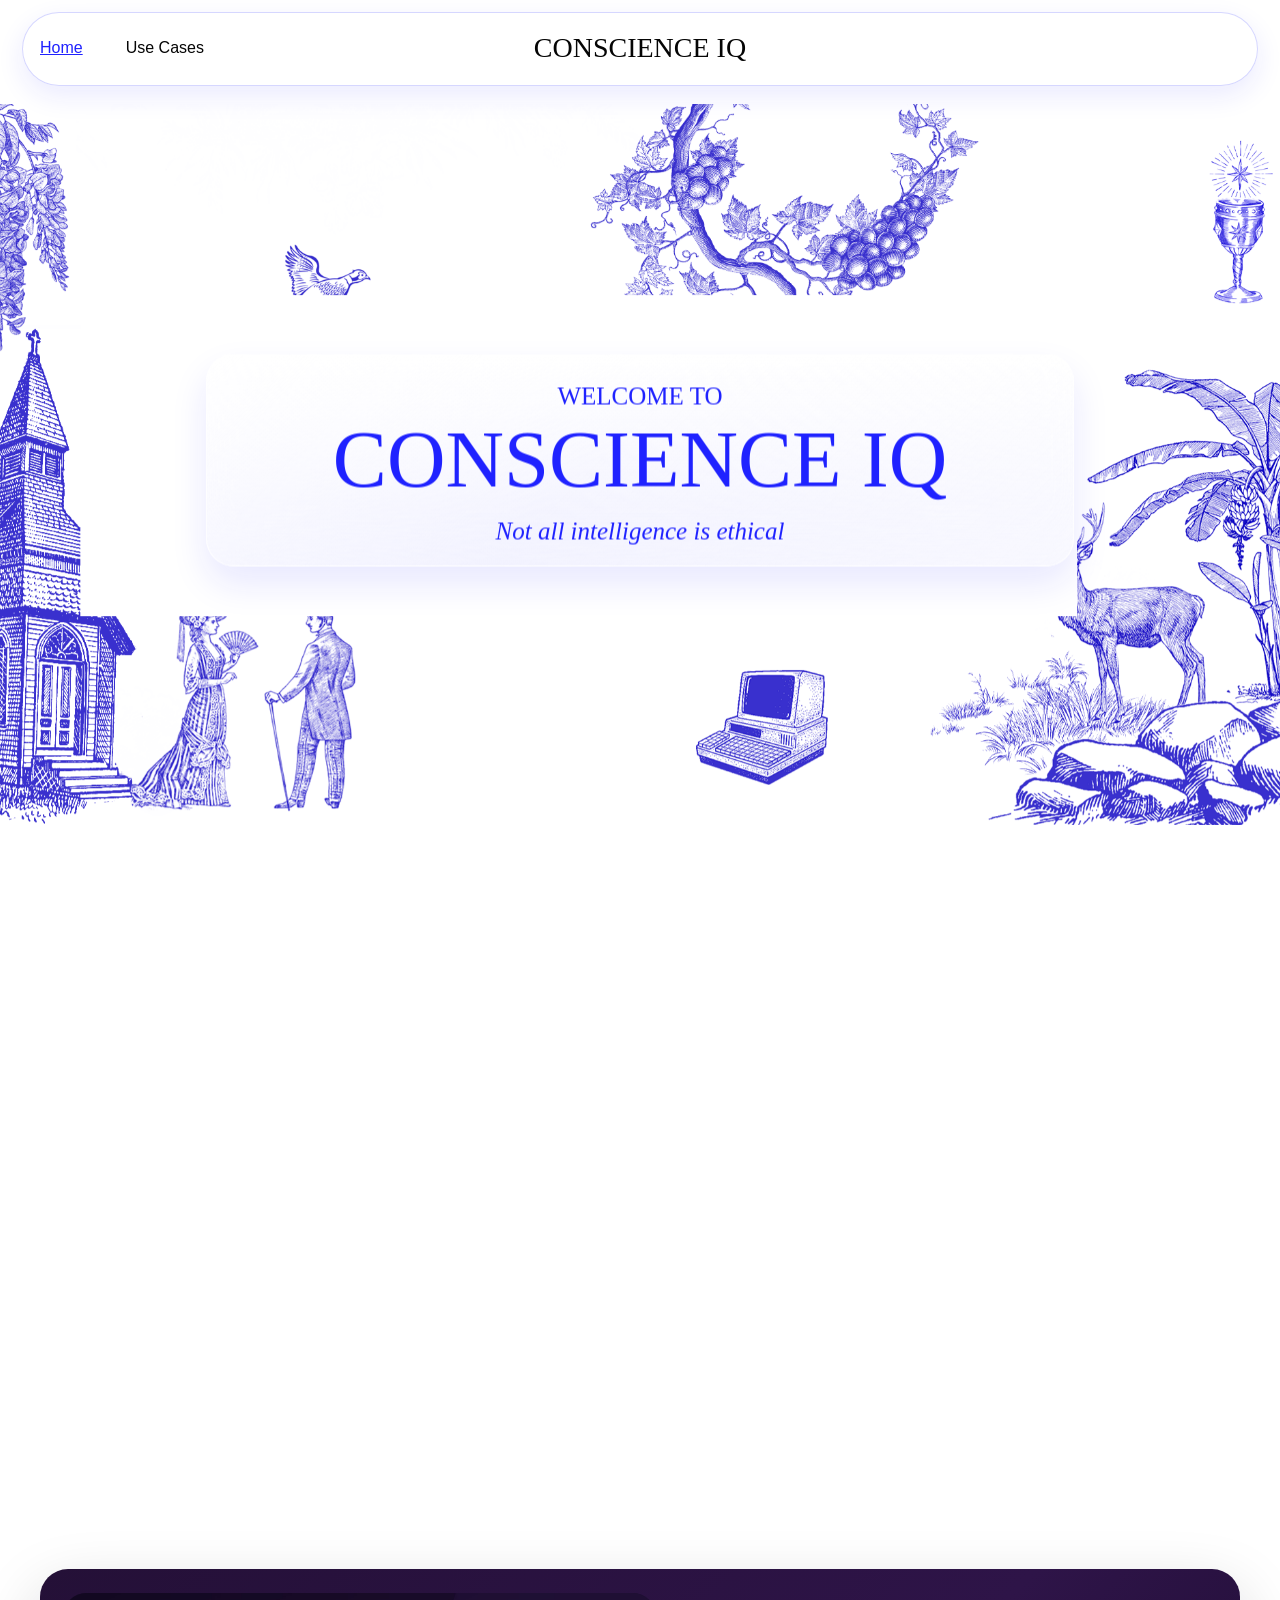
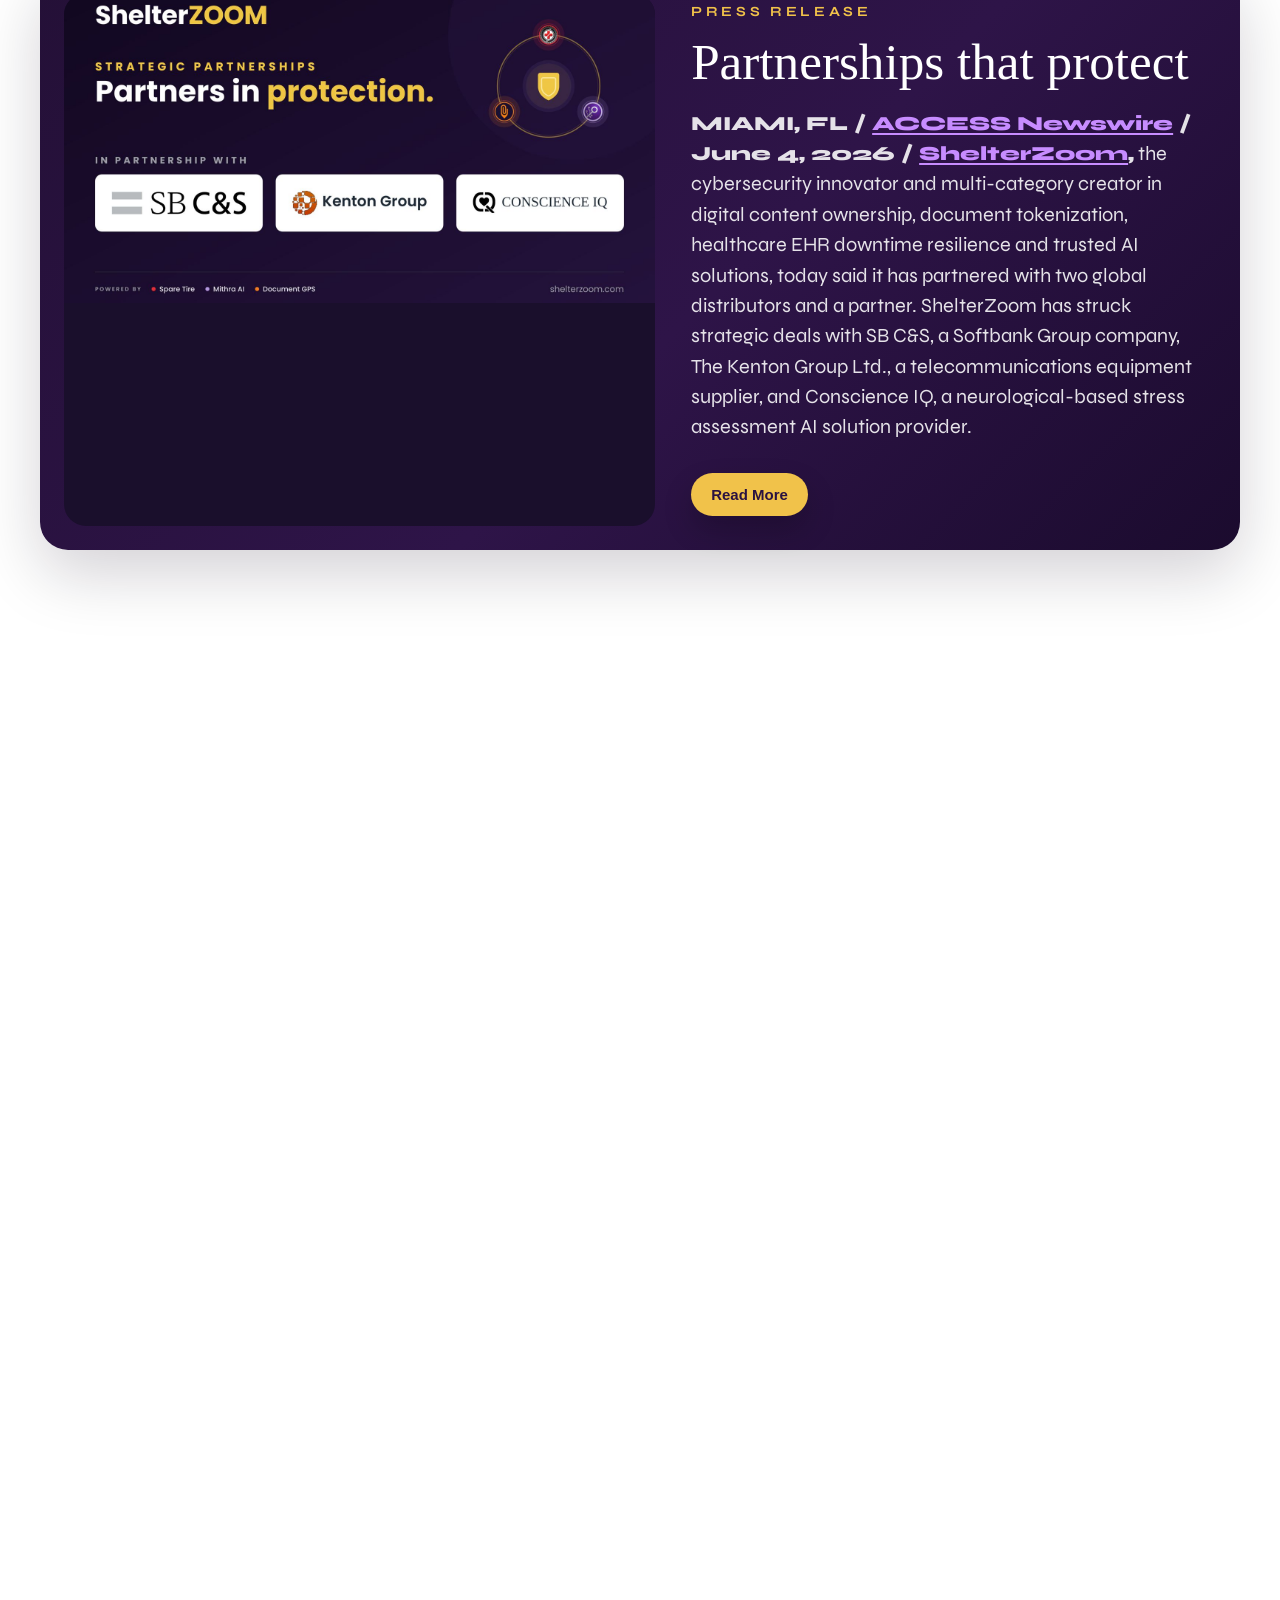
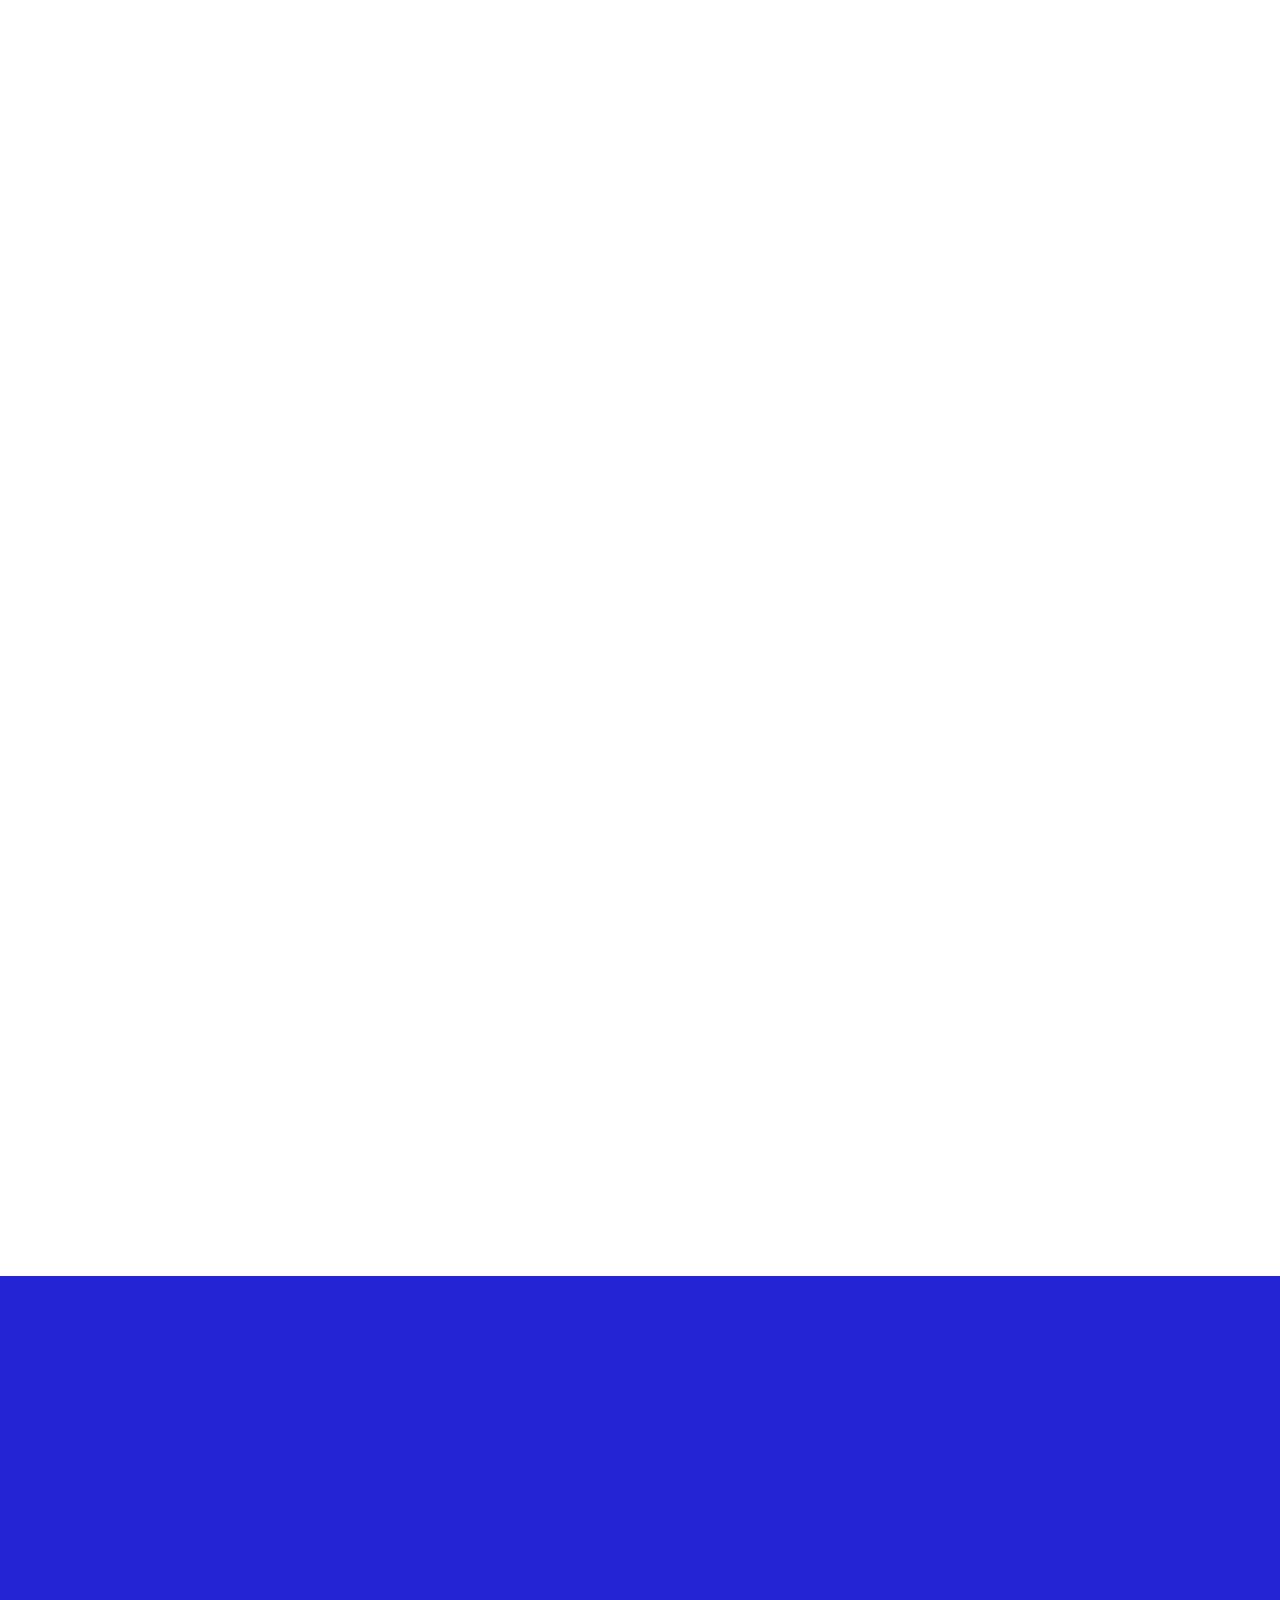
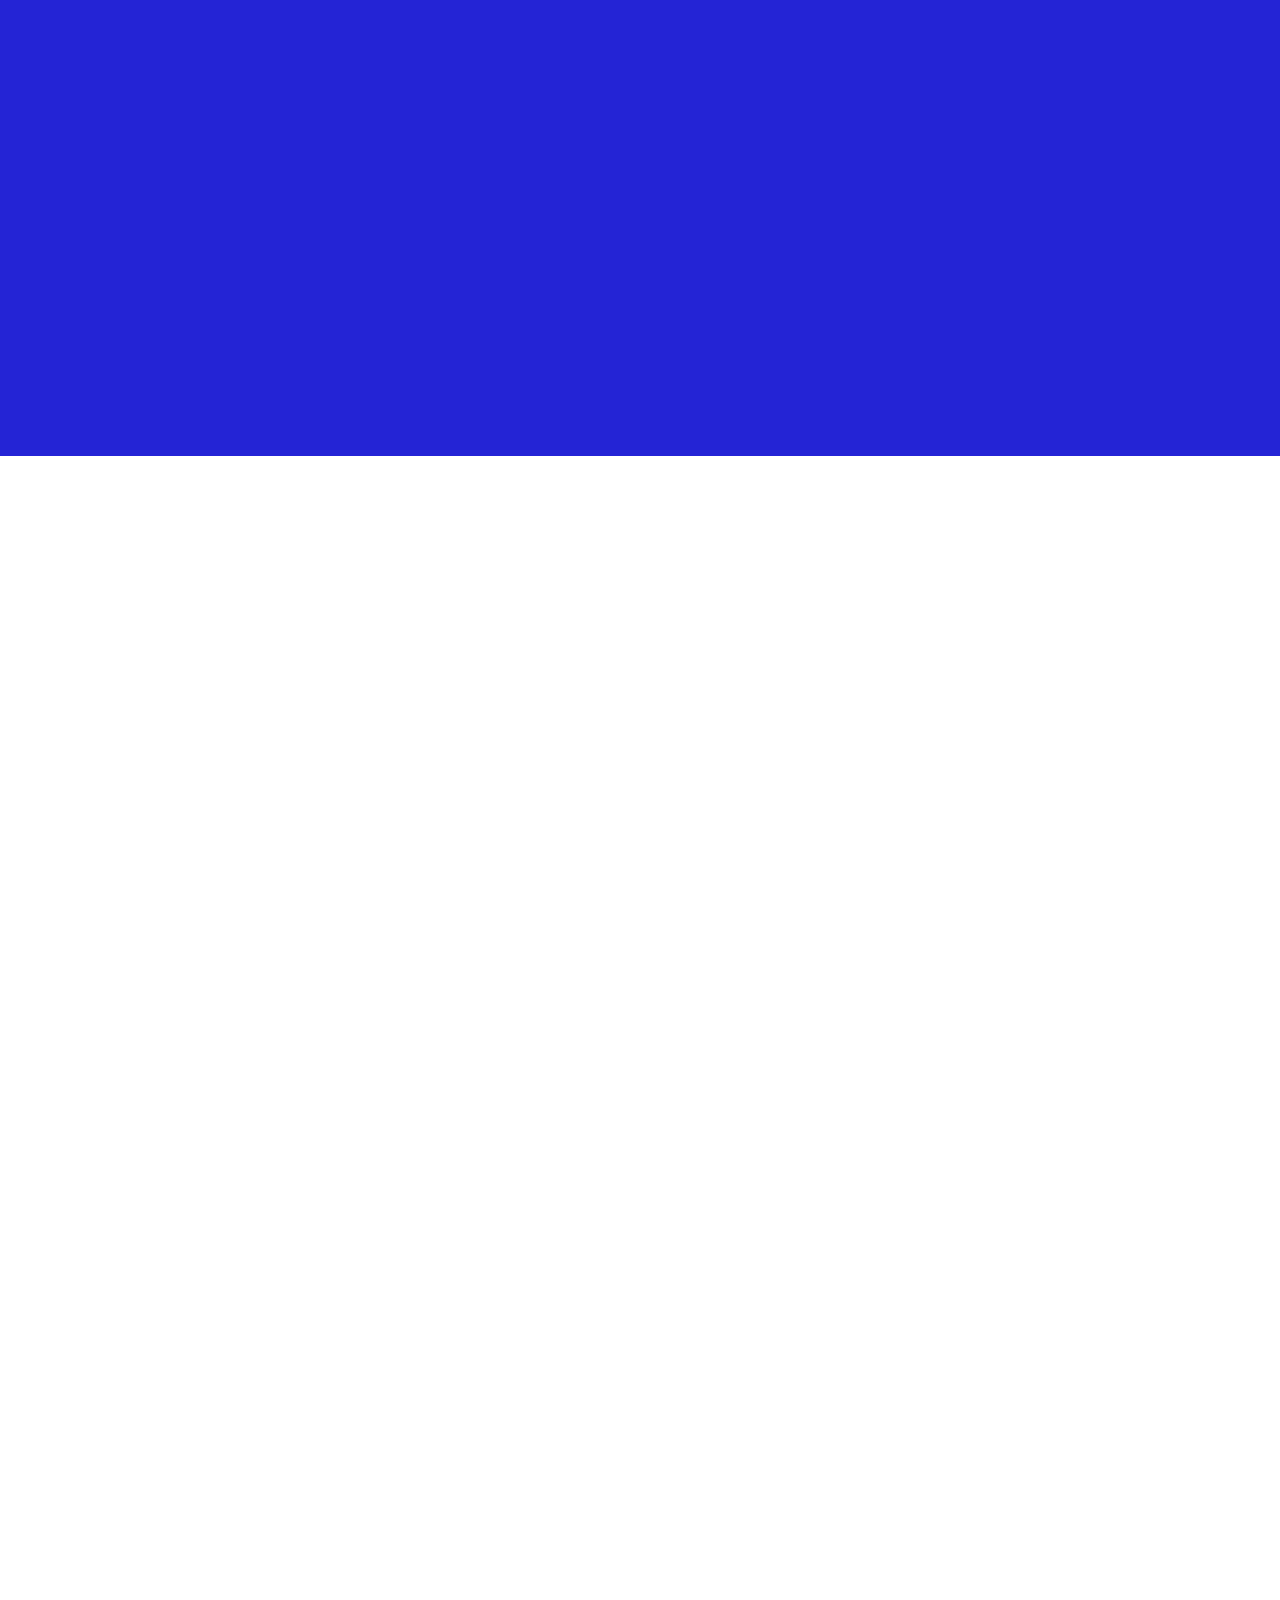
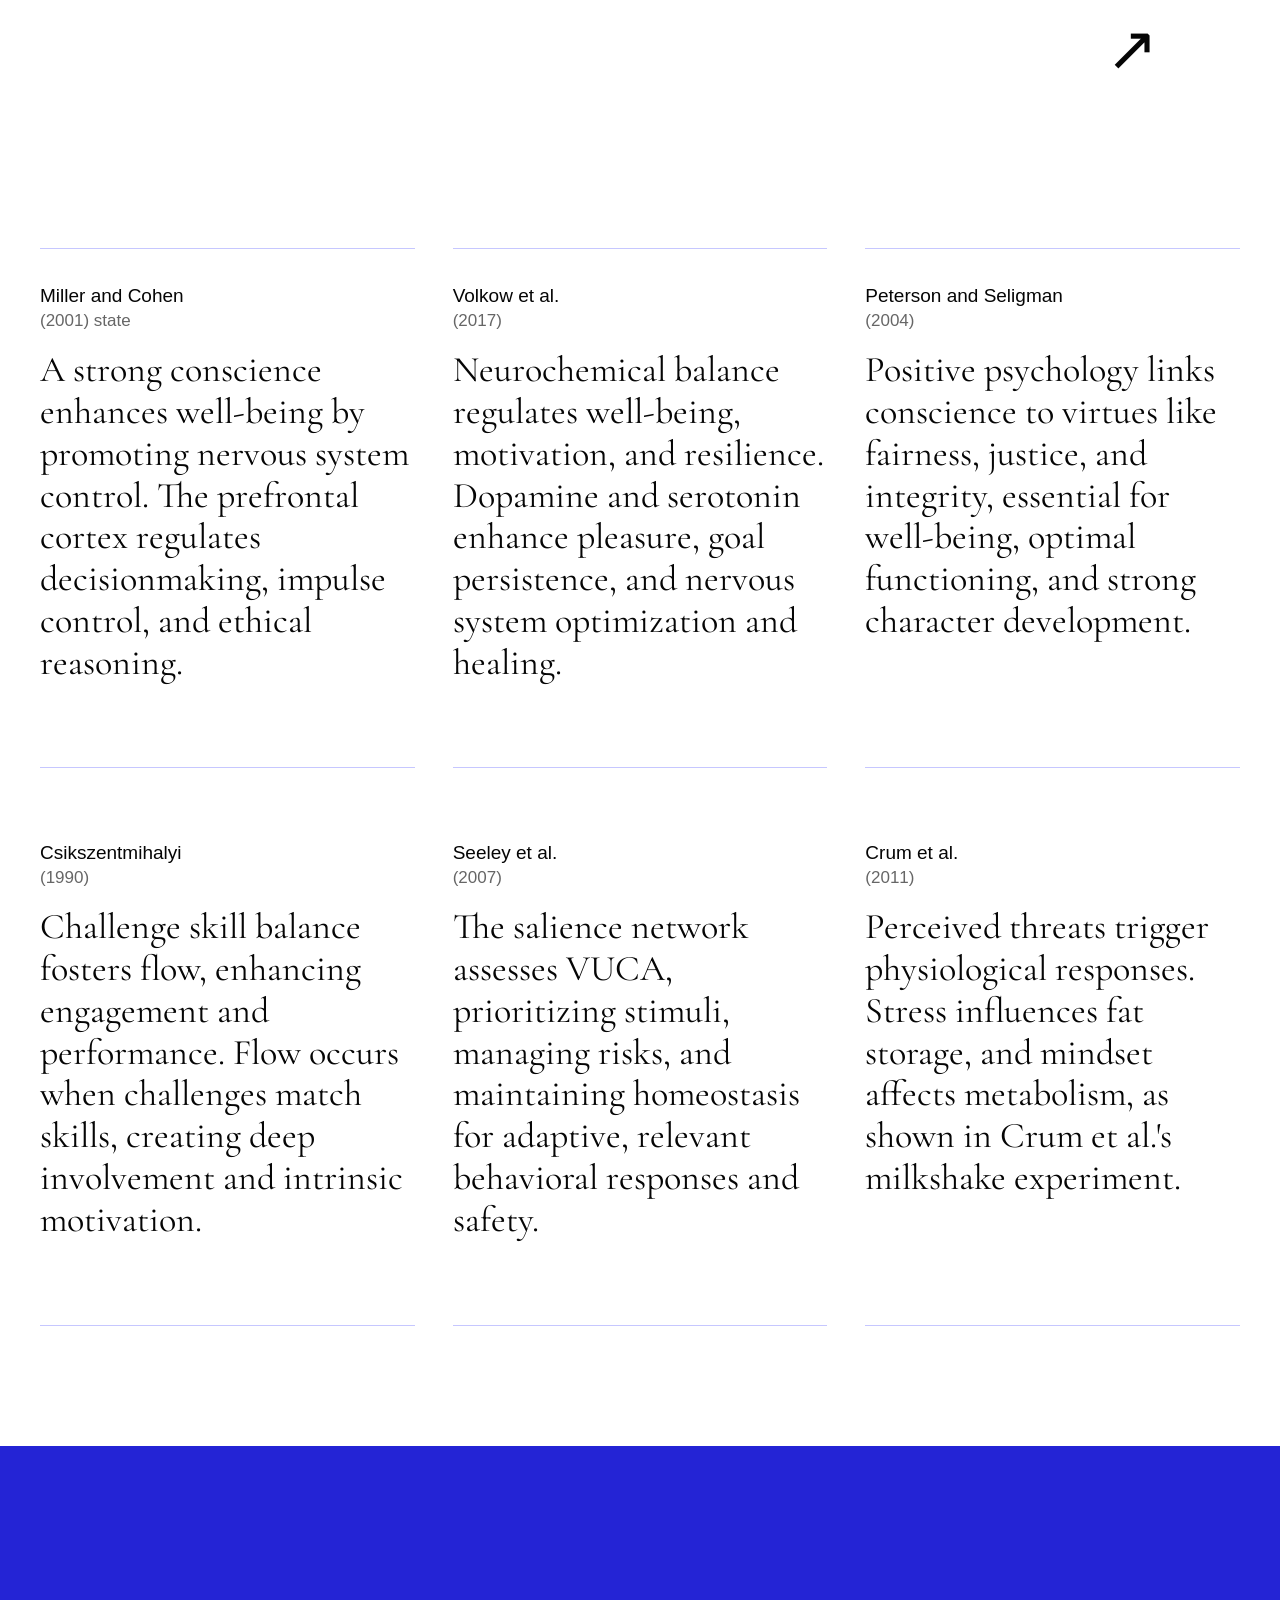
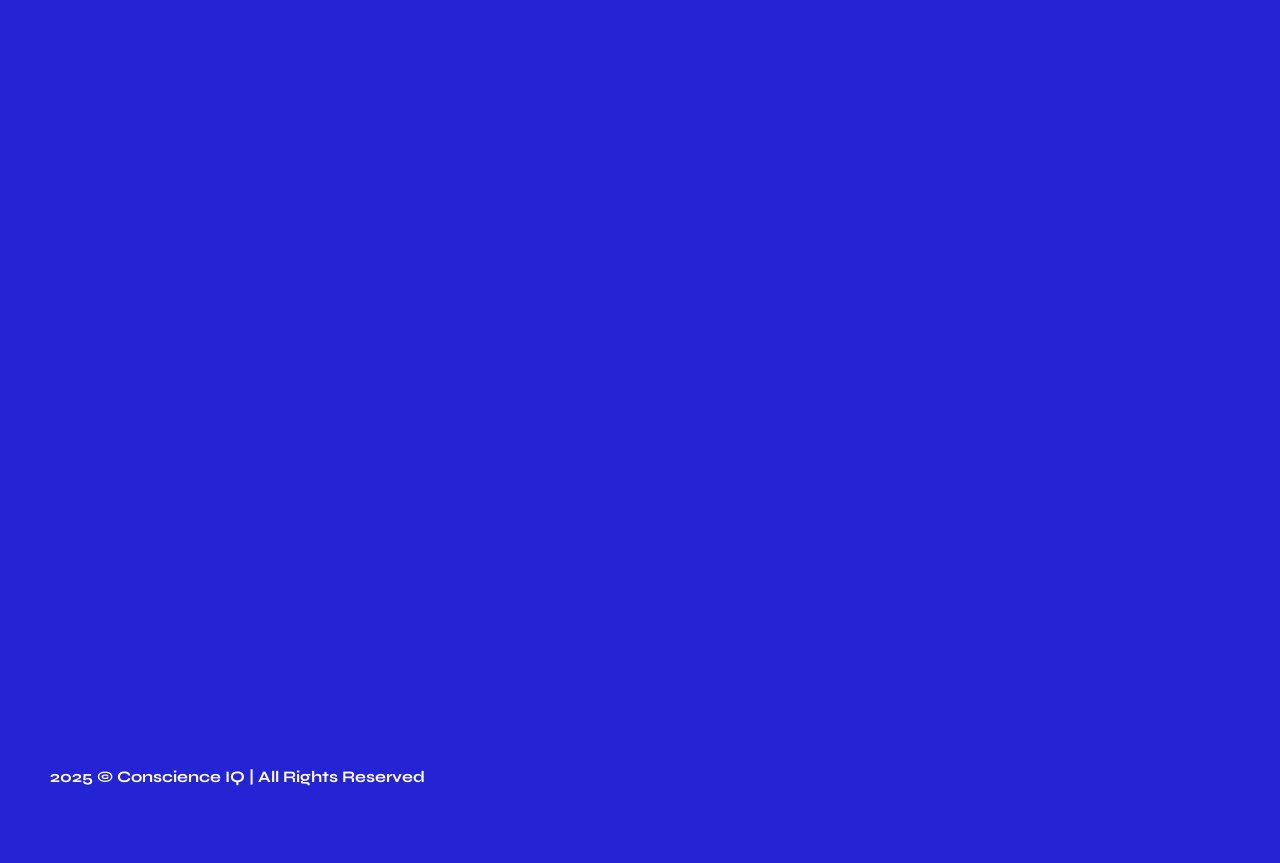
<file: index.html>
<!doctype html>
<html lang="en">
  <head>
    <meta charset="UTF-8" />
    <meta name="viewport" content="width=device-width, initial-scale=1.0" />
    <title>Conscience IQ</title>
    <link rel="stylesheet" href="styles.css" />
  </head>
  <body>
    <header class="site-header">
      <a class="brand" href="index.html" aria-label="Conscience IQ home">CONSCIENCE IQ</a>
      <button class="menu-toggle" type="button" aria-expanded="false" aria-controls="site-menu">Menu</button>
      <nav id="site-menu" class="site-nav" aria-label="Main navigation">
        <a href="index.html">Home</a>
        <a href="https://www.conscienceiq.com/use-cases">Use Cases</a>
      </nav>
    </header>

    <main>
      <section class="hero" aria-label="Welcome">
        <img src="Images/Front Page no plane.png" alt="" />
        <div class="hero-title">
          <p class="hero-kicker">WELCOME TO</p>
          <h1>CONSCIENCE IQ</h1>
          <p class="hero-tagline">Not all intelligence is ethical</p>
        </div>
      </section>

      <section class="intro" id="theory">
        <img class="scale" src="Images/a9b40c232156da034b843854f20c75fe-removebg-preview.png" alt="" />
        <div class="intro-copy">
          <p>Conscience IQ Theory (CIT) was developed in response to a widespread need across our social, political, corporate, religious, and technological systems: the ability to distinguish between consciousness and conscience, and to measure and nurture the ethical dimension of human and machine behavior.</p>
          <p>While consciousness involves perception, awareness, and responsiveness, conscience governs ethical intent why individuals and systems choose compassion over control, justice over convenience, and integrity over performance. Without a clear conscience framework, even the most intelligent systems can become ethically disoriented.</p>
        </div>
      </section>

      <section class="press" id="press" aria-labelledby="press-title">
        <div class="section-label press-label">
          <h2 id="press-title">Press</h2>
          <p>Featured coverage and partnerships from ShelterZoom and Conscience IQ.</p>
        </div>
        <article class="press-feature">
          <div class="press-art" aria-hidden="true">
            <img src="Images/WhatsApp Image 2026-06-05 at 10.32.21 (1).jpeg" alt="" />
          </div>
          <div class="press-copy">
            <p class="press-eyebrow">Press Release</p>
            <h3>Partnerships that protect</h3>
            <p class="press-lead">
              <strong>MIAMI, FL / <a href="https://www.accessnewswire.com/" target="_blank" rel="noopener noreferrer">ACCESS Newswire</a> / June 4, 2026 / <a href="https://shelterzoom.com/" target="_blank" rel="noopener noreferrer">ShelterZoom</a>,</strong> the cybersecurity innovator and multi-category creator in digital content ownership, document tokenization, healthcare EHR downtime resilience and trusted AI solutions, today said it has partnered with two global distributors and a partner. ShelterZoom has struck strategic deals with SB C&amp;S, a Softbank Group company, The Kenton Group Ltd., a telecommunications equipment supplier, and Conscience IQ, a neurological-based stress assessment AI solution provider.
            </p>
            <a class="press-read-more" href="https://www.accessnewswire.com/newsroom/en/blockchain-and-cryptocurrency/shelterzoom-unveils-strategic-partnerships-with-leading-distributors-1172772" target="_blank" rel="noopener noreferrer">Read More</a>
          </div>
        </article>
      </section>

      <section class="statement">
        <p>CIT introduces a scalable model for evaluating the ethical awareness and responsibility within any system be it individual, institutional, or algorithmic. It offers structured methods to assess fairness sensitivity, ethical reasoning, and alignment with human dignity and collective good. These tools are already being used to improve leadership culture, civic policy, and ethical governance and now hold increasing relevance in the age of artificial intelligence ethics.</p>
      </section>

      <section class="roots-art">
        <img src="Images/left (4).png" alt="" />
        <img src="Images/right_2560-ezgif.com-webp-to-png-converter (1).png" alt="" />
      </section>

      <section class="roots-copy">
        <p>This notion of conscience as sensitive, formable, and essential to ethical discernment has shaped Western thought for centuries. Conscience IQ builds on this tradition, translating it into contemporary language and applying it within modern psychology, neuroscience, and systems design.</p>
        <h2>Guiding intelligence toward the future we choose.</h2>
      </section>

      <section class="cards ancient-cards" aria-label="Ancient roots">
        <article>
          <h3>ANCIENT ROOTS</h3>
          <p>The concept of conscience itself has ancient roots. Its seminal articulation appears in early New Testament literature, where the Greek word syneidesis was used to describe the inner ethical witness. This notion of conscience as sensitive, formable, and essential to ethical discernment has shaped Western thought for centuries. Conscience IQ builds on this tradition, translating it into contemporary language and applying it within modern psychology, neuroscience, and systems design.</p>
        </article>
        <article>
          <h3>ETHICAL INTELLIGENCE</h3>
          <p>As emerging technologies like AI and autonomous systems begin to influence more of our decisions, the need to develop ethically aligned intelligence becomes urgent. It is no longer enough to ask whether machines can work. We must ask whether they can discern. Whether they can be calibrated to serve justice, protect human values, and reflect the duties we might call sacred.</p>
        </article>
        <article>
          <h3>A SHARED STANDARD</h3>
          <p>Conscience IQ Theory provides the architecture for this inquiry. It invites not only those working in AI ethics, but also leaders in governance, education, spirituality, and social reform to embrace a shared standard for ethical intelligence one that transcends function and points us toward what is humane, sustainable, and true.</p>
        </article>
      </section>

      <section class="transform" id="transform">
        <h2>TRANSFORM YOUR LIFE BY<br />STRENGTHENING CONSCIENCE,<br />MIND, &amp; SPIRITUALITY.</h2>
      </section>

      <section class="compass">
        <p>Conscience IQ is not just a tool for understanding intelligence it is a compass for ensuring it serves the future we hope to build.</p>
      </section>

      <section class="flow" id="challenge-skill">
        <div class="flow-left">
          <video autoplay muted loop playsinline controls preload="metadata">
            <source src="CIQ%20for%20Challenge%20Skill%20Balance.mp4" type="video/mp4" />
          </video>
        </div>
        <div class="flow-copy">
          <h2>CIQ for Challenge-Skill<br />Balance</h2>
          <p>In 2025, U.S. burnout hit a record 66%, linked to heart disease, elevated cortisol, brain impacts, and costing $4k-$21k per employee (about $300B nationally). Teams engineered for flow clear goals, rapid feedback, challenge-skill balance, autonomy show major gains.</p>
          <p>The Conscience IQ plugin gauges challenge-skill fit and cognitive load via psychometrics and consented biometrics to produce a flow-readiness score, recommend next steps, and flag overload or underuse grounded in Job Characteristics Theory and the expertise reversal effect.</p>
        </div>
      </section>

      <section class="experts">
        <div class="section-label">
          <h2>Collaborating with Experts Committed to Impact</h2>
          <p>We seek out and collaborate with respected professionals across disciplines to ensure that the development of Conscience IQ Theory is informed by deep expertise, forward-thinking perspectives, and a strong ethical foundation.</p>
        </div>
        <div class="expert-list">
          <article>
            <div>
              <h3>KIRBY DE LANEROLLE</h3>
              <p>Neurotheology and Positive Psychology</p>
              <button class="read-more-toggle" type="button" aria-expanded="false" aria-controls="kirby-bio">Read More</button>
              <p id="kirby-bio" class="expert-bio" hidden>Kirby is the co-founder of the Wow Life Global Movement and Ministry, alongside his wife Fiona. His experience spans beyond his current role in ministry, encompassing the private, public, intergovernmental and civil society spheres. Appointed as both advisor &amp; private secretary, he has worked for numerous Government Ministers in Sri Lanka, including at the Ministry of Social Services, Ministry of Special Projects &amp; Ministry of Fisheries. He was responsible for envisioning and establishing the partnership between the Ministry of Social Services and the United Nations Volunteers, paving the way for Sri Lanka's first National Volunteering secretariat, to which he was appointed as Working Director in 2013. His work in the public sector in the area of development has also seen the collaboration with other UN entities, including the project director of the FAO. Inculcating a dedication towards social &amp; youth empowerment on the island, Kirby conceptualized the Warehouse Project with his wife Fiona back in 2010, with it quickly gaining international recognition at the time, as a catalyst for positive social change and poverty alleviation. The use of creative arts and culture in the project traces its roots to his work in the fashion and design industry during his youth. His focus on the promotion and protection of human rights also extends under the banner of Wow Life ministries and the Apostolic Diocese Of Ceylon where interreligious dialogue, minority rights and peace-building through reconciliation, has been a focal foundation of the church's work. Kirby continues to advocate that the theme of reconciliation be seen in its wholistic form, drawing from a larger body of work, including science and psychology, with emphasis on reconciliation as healing, at the spiritual, anatomical, and social levels. In 2015, he was appointed as the Chief Overseer and Bishop of the Apostolic Diocese of Ceylon by the Indian National Apostolic Diocese (INAD). In 2016 Kirby was appointed under the directive of the then Sri Lankan Prime Minister, to be the National Coordinator for the free and independent churches of Sri Lanka. This gives him advocacy for the minority rights of the Christian community in Sri Lanka. The Wow Life Global Movement that he currently heads has representation in over 7 countries, with that number growing each year. Kirby holds a Doctorate of Divinity (DD Hon.) and bachelor's from the INA Theological Open University, India and is currently reading for his M.Sc. in Psychology &amp; Neuroscience at King's College, UK.</p>
            </div>
            <img src="Images/Untitled-4.png" alt="Kirby de Lanerolle" />
          </article>
          <article>
            <div>
              <h3>FIONA DE LANEROLLE</h3>
              <p>Theology, Law &amp; Human Development</p>
              <button class="read-more-toggle" type="button" aria-expanded="false" aria-controls="fiona-bio">Read More</button>
              <p id="fiona-bio" class="expert-bio" hidden>Fiona's track record with social empowerment extends in terms of her roles as Board Member of the Apostolic Diocese of Ceylon (ADC) and as co-founder of WOWLife Church. Both entities are active nationally and abroad, in inculcating intra and interreligious dialogue toward peacebuilding and reconciliation. Within the spheres of business and creative direction, Fiona has operated for over a decade, both within the apparel industry and in digital design solutions, including setting up training facility means for students in design. She is fully certified by the Flow Research Institute as a High Flow Coach. Fiona remains an active advocate of sports as a vehicle of empowerment and bridge-building, and has personally participated in numerous Iron Man 70.3 triathlons across the world.</p>
              <p class="expert-bio" data-collapse-group="fiona-bio" hidden>Fiona received her LLB (Hons) from Buckingham University in the UK and holds a Master's in Theology from the Fuller Seminary in the US.</p>
              <p class="expert-bio" data-collapse-group="fiona-bio" hidden>Co-founding the Warehouse Project back in 2010 alongside her husband Bishop Kirby de Lanerolle, Fiona initially conceptualized the project as a community development initiative designed to enrich, better and sustain the lives of the community living in proximity to the initial locality of the project. Since then, she's worked with an ever-growing team, both local and global, to replicate and facilitate projects around Sri Lanka that fosters human development and economic enablement.</p>
            </div>
            <img src="Images/Fiona.png" alt="Fiona de Lanerolle" />
          </article>
          <article>
            <div>
              <h3>DR. LA SHAWNA CLARK</h3>
              <p>Physical Medicine and Rehabilitation</p>
              <button class="read-more-toggle" type="button" aria-expanded="false" aria-controls="shawna-bio">Read More</button>
              <p id="shawna-bio" class="expert-bio" hidden>Dr. La Shawna Clark Williams, MD is a health care provider primarily located in Panorama City, CA. She graduated from medical school in 2011 and has 14 years of experience. Her specialties include Physical Medicine &amp; Rehabilitation. She accepts AltaMed Senior BuenaCare (PACE), Anthem Blue Cross, and BLUE CROSS of CALIFORNIA, and other major insurance plans. Dr. La Shawna Clark Williams has 8 areas of expertise, including Chronic Pain, EMG/Nerve Conduction Studies, and Injury.</p>
            </div>
            <img src="Images/Untitled-2 (1).png" alt="Dr. La Shawna Clark" />
          </article>
          <article>
            <div>
              <h3>J. NATASHA GOONERATNE</h3>
              <p>Specialist &amp; Researcher Public International Law</p>
              <button class="read-more-toggle" type="button" aria-expanded="false" aria-controls="natasha-bio">Read More</button>
              <p id="natasha-bio" class="expert-bio" hidden>Specialist in International Law, Human Rights, Reconciliation and Diplomacy. Lecturer &amp; Consultant on Public International Law. Specialised in UN Systems &amp; Mechanisms, high level government, embassies, bilateral/ multilateral agency stakeholder management. Researcher &amp; fixer for international media outlets including New York Times, Swedish Public Media (SVT), the Transnational and Finnish Broadcasting Company (YLE). Convener of Perspective South, a platform for public accessibility to geopolitics, International law, and human rights. Natasha is a Dual Masters holder, with a Masters in International Law and Human Rights from the UN University for Peace in Costa Rica and a Masters in Political Science with a Major in Global Politics from Ateneo de Manila University, Philippines.</p>
            </div>
            <img src="Images/Untitled-3 (1).png" alt="J. Natasha Gooneratne" />
          </article>
          <article>
            <div>
              <h3>DR. LIHINI GUNAWARDANA</h3>
              <p>General Adult Psychiatrist specialised in Addiction Psychiatry</p>
              <button class="read-more-toggle" type="button" aria-expanded="false" aria-controls="lihini-bio">Read More</button>
              <p id="lihini-bio" class="expert-bio" hidden>Lihini qualified as a medical doctor and went on to specialise in Psychiatry. She is a qualified General Adult Psychiatrist with a specialisation in Addiction Psychiatry. She is the national Associate Medical Director for a UK based charity that offers clinical &amp; psychosocial interventions for substance misuse through 45 centres based all over England. Lihini is passionate about improving access to mental healthcare, especially for women. She holds a postgraduate qualification in Medical Education and has recently completed a Masters in Medical Leadership. Her interests outside medicine are quilting and growing flowers, both of which she advocates to improve mental well-being.</p>
            </div>
            <img src="Images/Untitled-28.png" alt="Dr. Lihini Gunawardana" />
          </article>
          <article>
            <div>
              <h3>A. JAYAWARDENA</h3>
              <p>Family and Trauma counsellor, Researcher - psychopathology</p>
            </div>
            <img src="Images/A thumb.png" alt="A. Jayawardena" />
          </article>
        </div>
        <p class="mission">Experts in rehabilitation, international law, and psychiatry collaboratively enhance our multidisciplinary, conscience-driven mission.</p>
      </section>

      <section class="research">
        <h2>THE NEUROSCIENCE OF WELL-<br />BEING</h2>
        <span class="arrow">↗</span>
        <p class="research-subtitle">Insights from Leading Research on Conscience, Neurochemistry, and Mental Health</p>
        <div class="research-grid">
          <article><h3>Miller and Cohen</h3><span>(2001) state</span><p>A strong conscience enhances well-being by promoting nervous system control. The prefrontal cortex regulates decisionmaking, impulse control, and ethical reasoning.</p></article>
          <article><h3>Volkow et al.</h3><span>(2017)</span><p>Neurochemical balance regulates well-being, motivation, and resilience. Dopamine and serotonin enhance pleasure, goal persistence, and nervous system optimization and healing.</p></article>
          <article><h3>Peterson and Seligman</h3><span>(2004)</span><p>Positive psychology links conscience to virtues like fairness, justice, and integrity, essential for well-being, optimal functioning, and strong character development.</p></article>
          <article><h3>Csikszentmihalyi</h3><span>(1990)</span><p>Challenge skill balance fosters flow, enhancing engagement and performance. Flow occurs when challenges match skills, creating deep involvement and intrinsic motivation.</p></article>
          <article><h3>Seeley et al.</h3><span>(2007)</span><p>The salience network assesses VUCA, prioritizing stimuli, managing risks, and maintaining homeostasis for adaptive, relevant behavioral responses and safety.</p></article>
          <article><h3>Crum et al.</h3><span>(2011)</span><p>Perceived threats trigger physiological responses. Stress influences fat storage, and mindset affects metabolism, as shown in Crum et al.'s milkshake experiment.</p></article>
        </div>
      </section>
    </main>

    <footer class="site-footer">
      <img src="Images/footerBreak_1280-ezgif.com-webp-to-png-converter (1).png" alt="" />
      <div class="footer-panel">
        <a class="footer-brand" href="index.html">CONSCIENCE IQ</a>
        <form>
          <div>
            <input id="email" type="email" placeholder="ENTER EMAIL" />
            <button type="submit">SUBSCRIBE</button>
          </div>
        </form>
        <p class="footer-copyright">2025 © Conscience IQ | All Rights Reserved</p>
      </div>
    </footer>
    <script src="script.js"></script>
  </body>
</html>
</file>
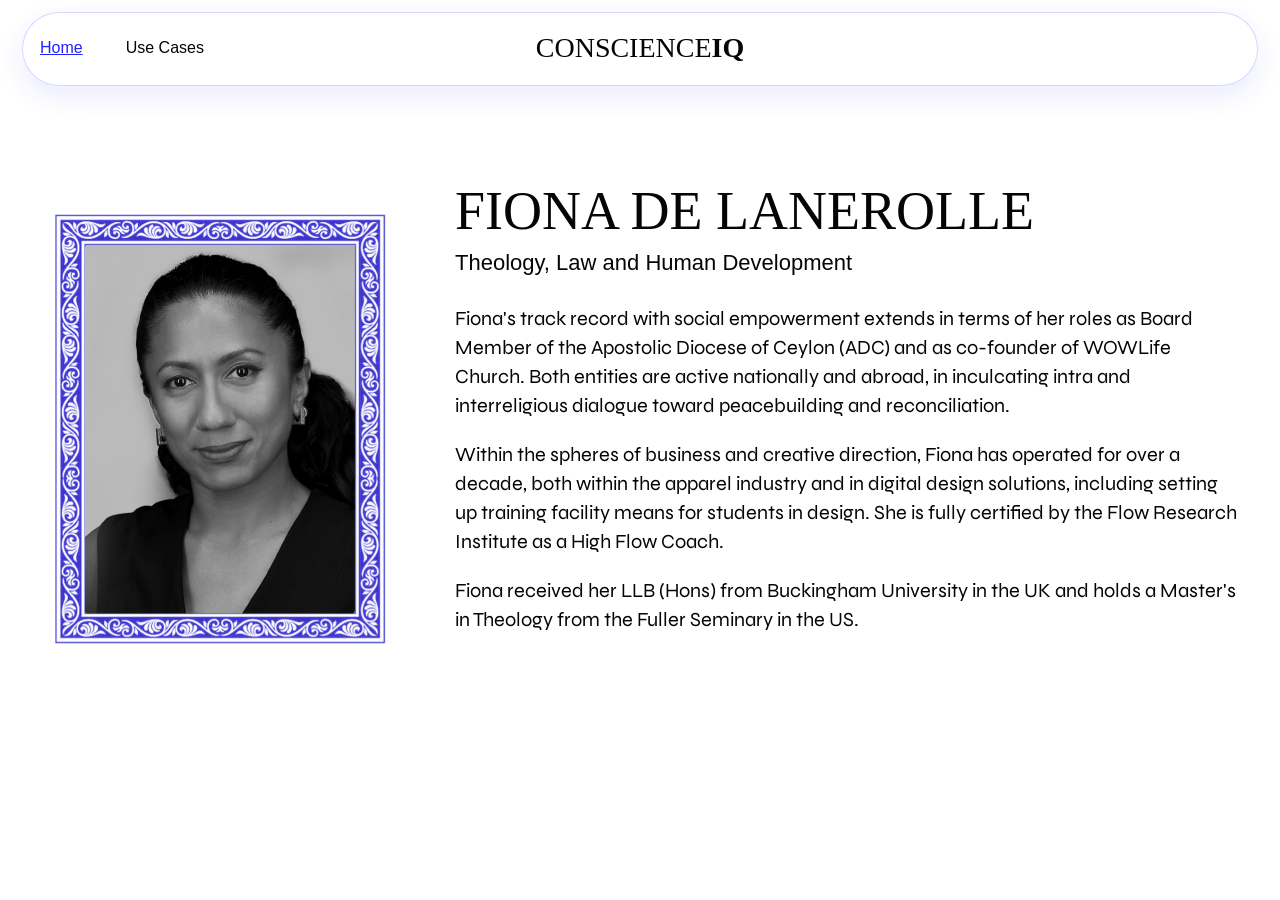
<file: fiona.html>
<!doctype html>
<html lang="en">
  <head>
    <meta charset="UTF-8" />
    <meta name="viewport" content="width=device-width, initial-scale=1.0" />
    <title>Fiona de Lanerolle | Conscience IQ</title>
    <link rel="stylesheet" href="styles.css" />
  </head>
  <body>
    <header class="site-header">
      <a class="brand" href="index.html"><span>CONSCIENCE</span><strong>IQ</strong></a>
      <button class="menu-toggle" type="button" aria-expanded="false" aria-controls="site-menu">Menu</button>
      <nav id="site-menu" class="site-nav">
        <a href="index.html">Home</a>
        <a href="https://www.conscienceiq.com/use-cases">Use Cases</a>
      </nav>
    </header>
    <main class="page-main profile-page">
      <img src="Images/Fiona.png" alt="Fiona de Lanerolle" />
      <div>
        <h1>fiona DE LANEROLLE</h1>
        <h2>Theology, Law and Human Development</h2>
        <p>Fiona's track record with social empowerment extends in terms of her roles as Board Member of the Apostolic Diocese of Ceylon (ADC) and as co-founder of WOWLife Church. Both entities are active nationally and abroad, in inculcating intra and interreligious dialogue toward peacebuilding and reconciliation.</p>
        <p>Within the spheres of business and creative direction, Fiona has operated for over a decade, both within the apparel industry and in digital design solutions, including setting up training facility means for students in design. She is fully certified by the Flow Research Institute as a High Flow Coach.</p>
        <p>Fiona received her LLB (Hons) from Buckingham University in the UK and holds a Master's in Theology from the Fuller Seminary in the US.</p>
      </div>
    </main>
    <script src="script.js"></script>
  </body>
</html>
</file>
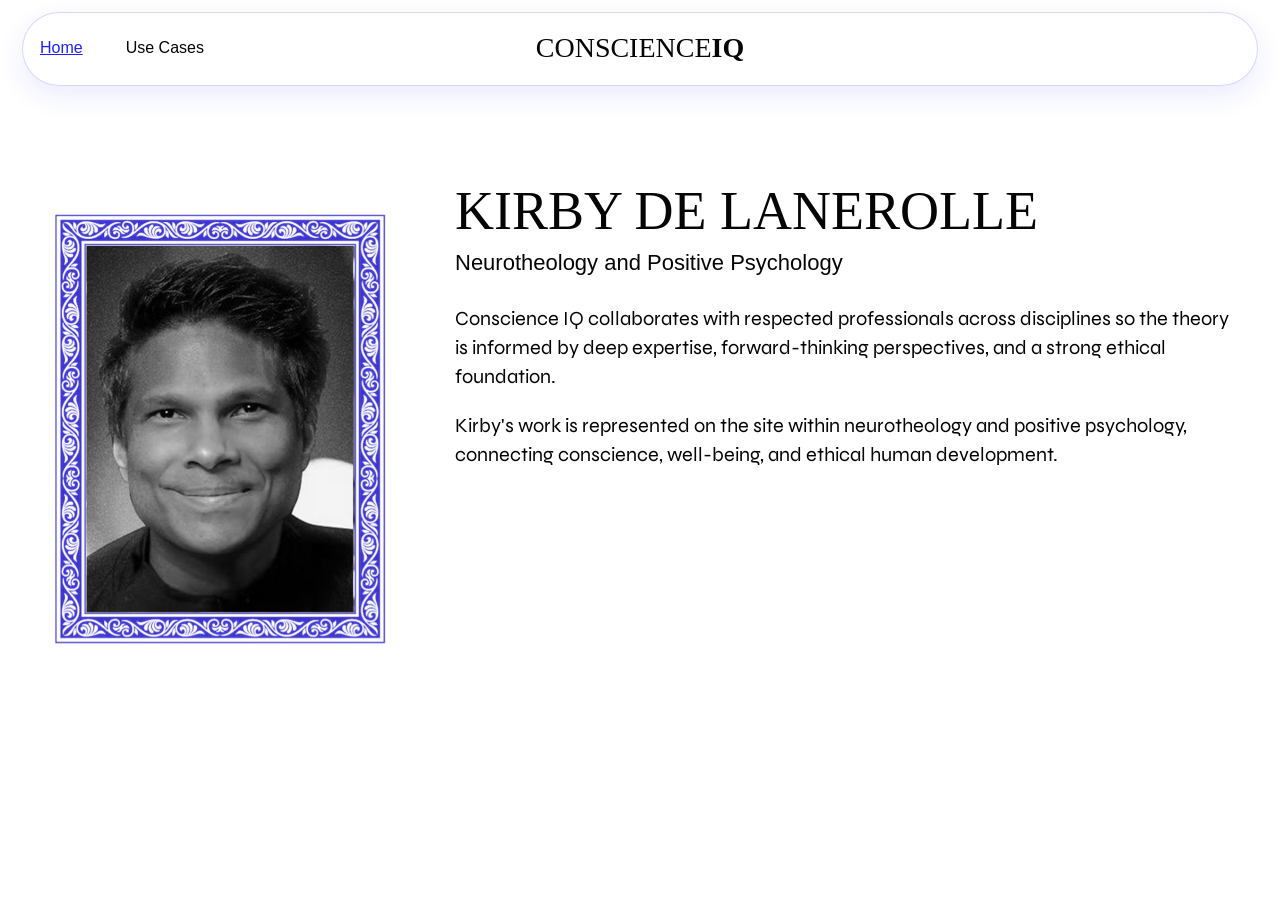
<file: kirby.html>
<!doctype html>
<html lang="en">
  <head>
    <meta charset="UTF-8" />
    <meta name="viewport" content="width=device-width, initial-scale=1.0" />
    <title>Kirby de Lanerolle | Conscience IQ</title>
    <link rel="stylesheet" href="styles.css" />
  </head>
  <body>
    <header class="site-header">
      <a class="brand" href="index.html"><span>CONSCIENCE</span><strong>IQ</strong></a>
      <button class="menu-toggle" type="button" aria-expanded="false" aria-controls="site-menu">Menu</button>
      <nav id="site-menu" class="site-nav">
        <a href="index.html">Home</a>
        <a href="https://www.conscienceiq.com/use-cases">Use Cases</a>
      </nav>
    </header>
    <main class="page-main profile-page">
      <img src="Images/Untitled-4.png" alt="Kirby de Lanerolle" />
      <div>
        <h1>Kirby de Lanerolle</h1>
        <h2>Neurotheology and Positive Psychology</h2>
        <p>Conscience IQ collaborates with respected professionals across disciplines so the theory is informed by deep expertise, forward-thinking perspectives, and a strong ethical foundation.</p>
        <p>Kirby's work is represented on the site within neurotheology and positive psychology, connecting conscience, well-being, and ethical human development.</p>
      </div>
    </main>
    <script src="script.js"></script>
  </body>
</html>
</file>
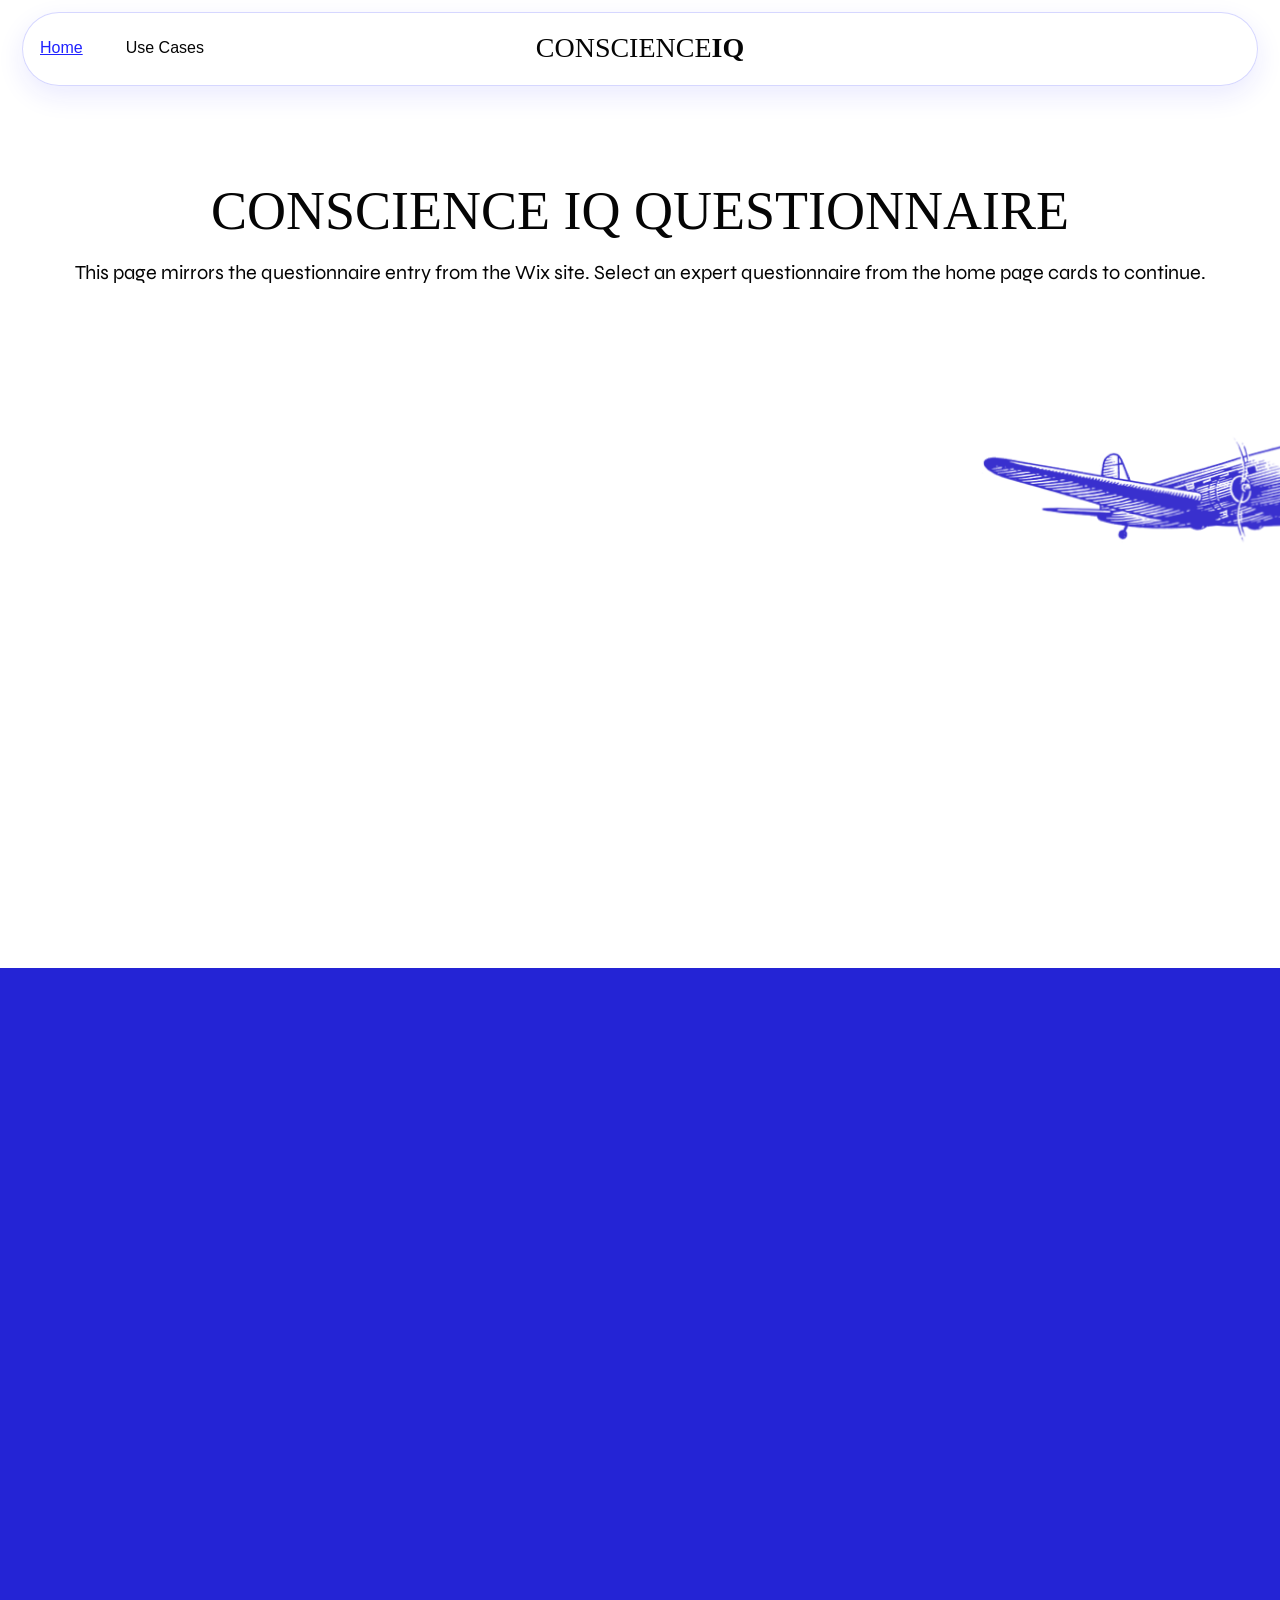
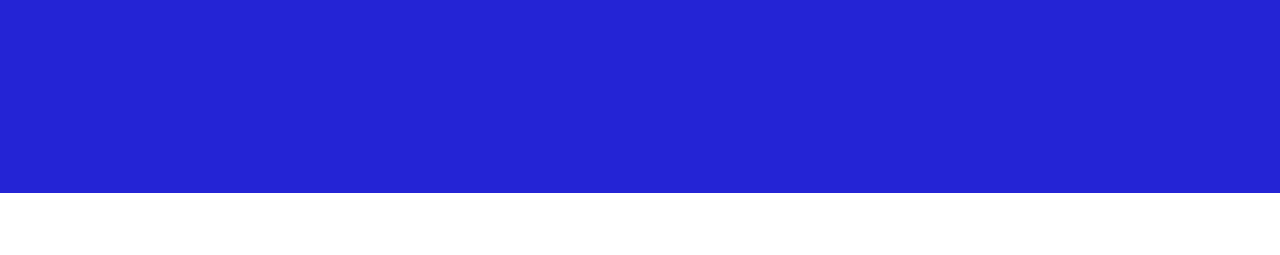
<file: questionnaire.html>
<!doctype html>
<html lang="en">
  <head>
    <meta charset="UTF-8" />
    <meta name="viewport" content="width=device-width, initial-scale=1.0" />
    <title>Questionnaire | Conscience IQ</title>
    <link rel="stylesheet" href="styles.css" />
  </head>
  <body>
    <header class="site-header">
      <a class="brand" href="index.html"><span>CONSCIENCE</span><strong>IQ</strong></a>
      <button class="menu-toggle" type="button" aria-expanded="false" aria-controls="site-menu">Menu</button>
      <nav id="site-menu" class="site-nav">
        <a href="index.html">Home</a>
        <a href="https://www.conscienceiq.com/use-cases">Use Cases</a>
      </nav>
    </header>
    <main class="page-main simple-page">
      <h1>CONSCIENCE IQ QUESTIONNAIRE</h1>
      <p>This page mirrors the questionnaire entry from the Wix site. Select an expert questionnaire from the home page cards to continue.</p>
      <img class="plane" src="Images/214303b180e9acf7f811251fec10bd12.png" alt="" />
    </main>
    <footer class="site-footer">
      <img src="Images/footerBreak_1280-ezgif.com-webp-to-png-converter (1).png" alt="" />
      <div class="footer-content">
        <a class="brand" href="index.html"><span>CONSCIENCE</span><strong>IQ</strong></a>
        <p>2025 © Conscience IQ | All Rights Reserved</p>
      </div>
    </footer>
    <script src="script.js"></script>
  </body>
</html>
</file>
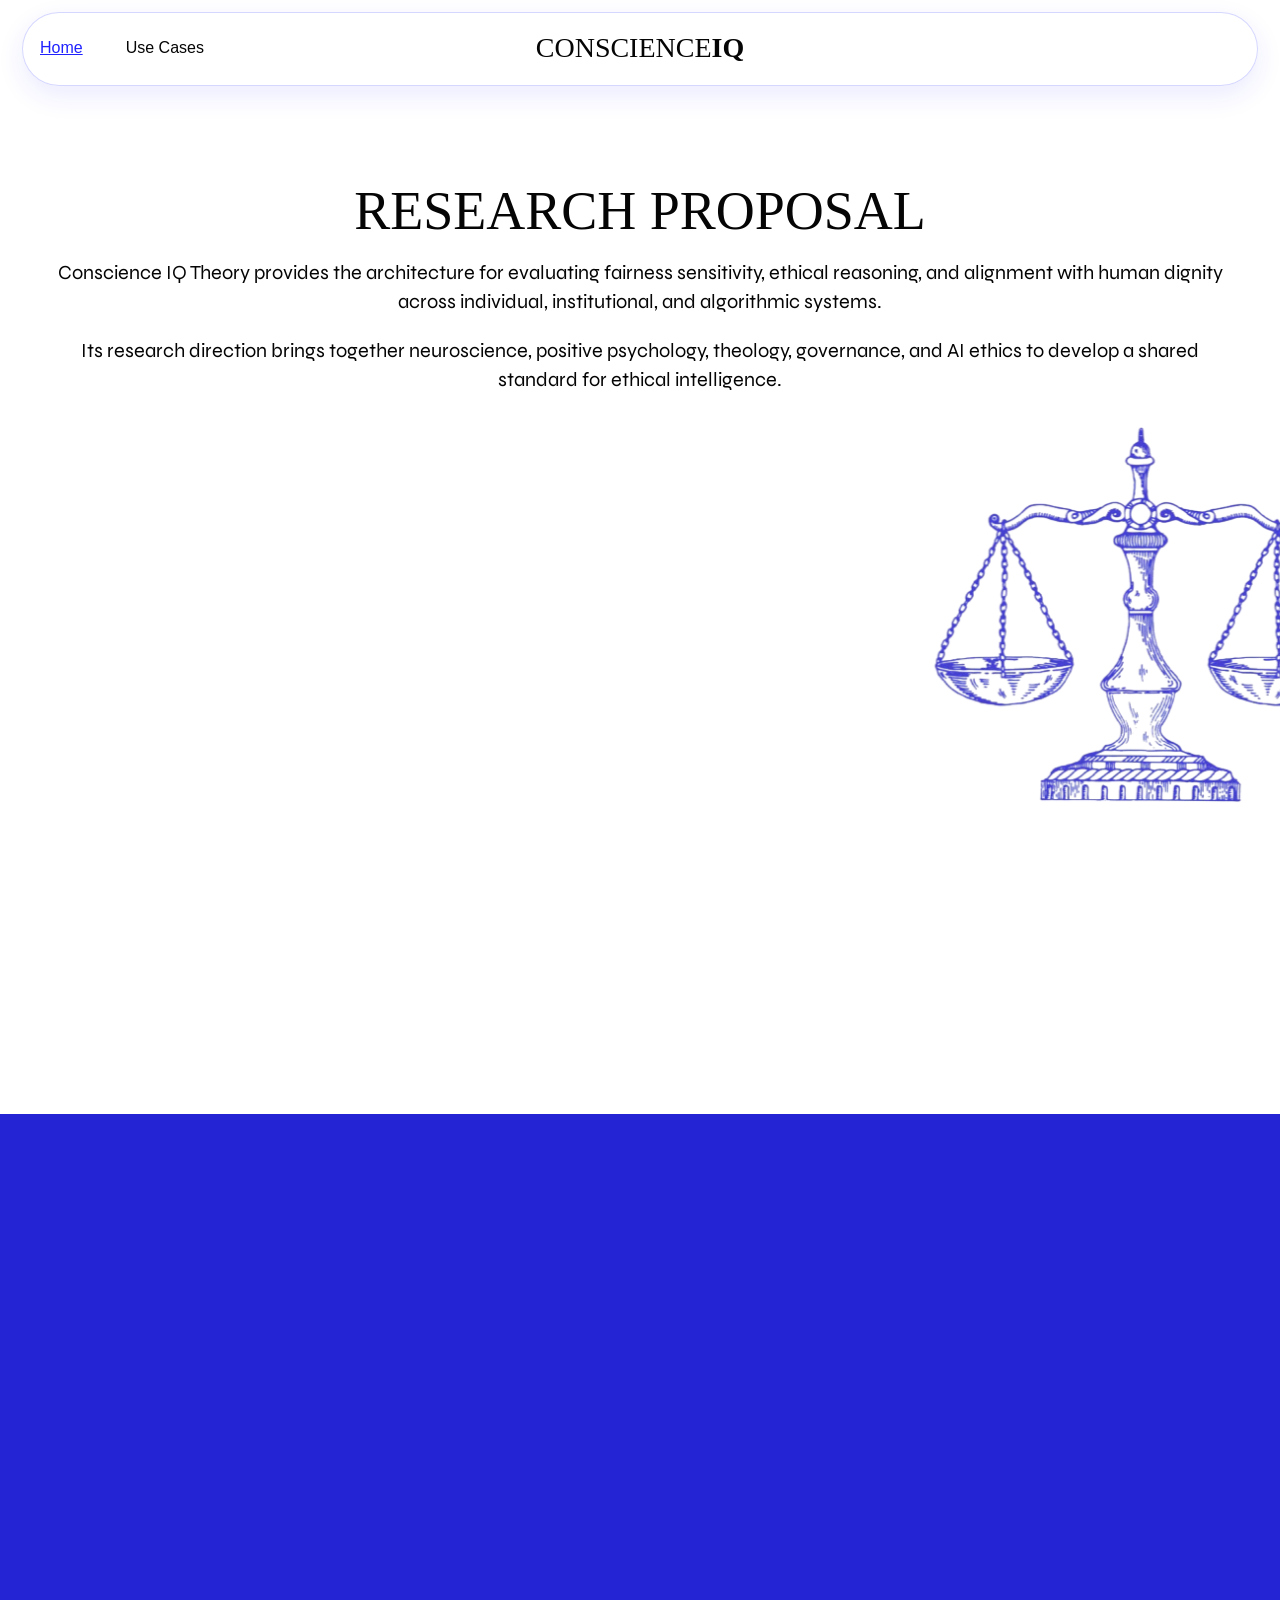
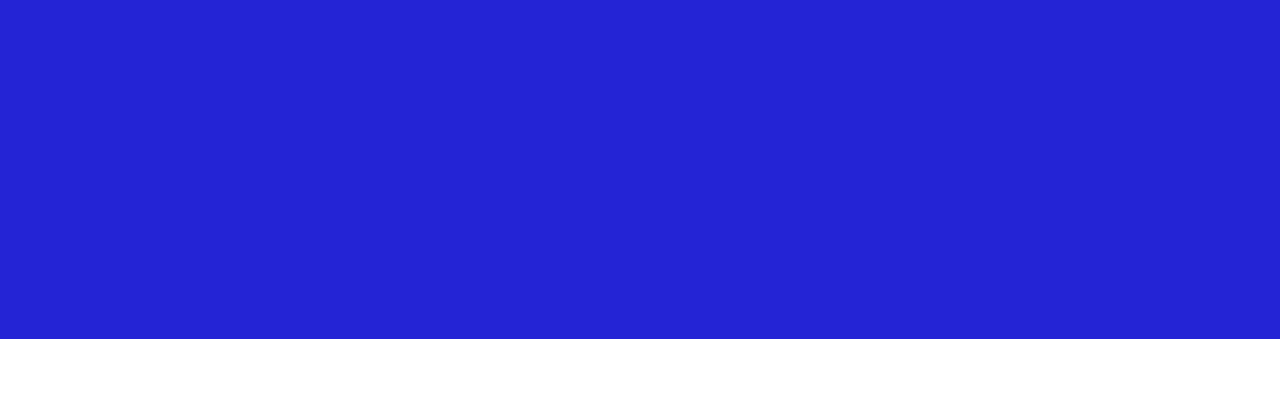
<file: research-proposal.html>
<!doctype html>
<html lang="en">
  <head>
    <meta charset="UTF-8" />
    <meta name="viewport" content="width=device-width, initial-scale=1.0" />
    <title>Research Proposal | Conscience IQ</title>
    <link rel="stylesheet" href="styles.css" />
  </head>
  <body>
    <header class="site-header">
      <a class="brand" href="index.html"><span>CONSCIENCE</span><strong>IQ</strong></a>
      <button class="menu-toggle" type="button" aria-expanded="false" aria-controls="site-menu">Menu</button>
      <nav id="site-menu" class="site-nav">
        <a href="index.html">Home</a>
        <a href="https://www.conscienceiq.com/use-cases">Use Cases</a>
      </nav>
    </header>
    <main class="page-main simple-page">
      <h1>RESEARCH PROPOSAL</h1>
      <p>Conscience IQ Theory provides the architecture for evaluating fairness sensitivity, ethical reasoning, and alignment with human dignity across individual, institutional, and algorithmic systems.</p>
      <p>Its research direction brings together neuroscience, positive psychology, theology, governance, and AI ethics to develop a shared standard for ethical intelligence.</p>
      <img class="plane" src="Images/a9b40c232156da034b843854f20c75fe-removebg-preview.png" alt="" />
    </main>
    <footer class="site-footer">
      <img src="Images/footerBreak_1280-ezgif.com-webp-to-png-converter (1).png" alt="" />
      <div class="footer-content">
        <a class="brand" href="index.html"><span>CONSCIENCE</span><strong>IQ</strong></a>
        <p>2025 © Conscience IQ | All Rights Reserved</p>
      </div>
    </footer>
    <script src="script.js"></script>
  </body>
</html>
</file>
<file: styles.css>
@import url("https://fonts.googleapis.com/css2?family=Cormorant+Garamond:wght@400&family=Syne:wght@400&display=swap");

@font-face {
  font-family: "CIQ Cormorant";
  src: url("https://static.wixstatic.com/ufonts/85bcf0_9e301fdc4f584e7d9b677cc0b8955c34/woff2/file.woff2") format("woff2");
  font-display: swap;
}

@font-face {
  font-family: "Wix Madefor Text";
  src: url("https://static.parastorage.com/fonts/v2/f73e760d-c6b3-4659-9a8c-9ce1d76c1173/v1/madefor-text.woff2") format("woff2");
  font-display: swap;
}

:root {
  --blue: #1f22ff;
  --deep-blue: #2424d5;
  --survey-green: #3f9a6b;
  --ink: #050505;
  --page: min(1530px, calc(100vw - 80px));
}

* { box-sizing: border-box; }

html {
  max-width: 100%;
  overflow-x: hidden;
  scroll-behavior: smooth;
}

body {
  margin: 0;
  background: #fff;
  color: var(--ink);
  font-family: "Wix Madefor Text", Arial, sans-serif;
  max-width: 100%;
  overflow-x: hidden;
}

main,
.site-header,
.site-footer {
  position: relative;
  z-index: 1;
}

a { color: inherit; }

p {
  font-family: "Syne", Arial, sans-serif !important;
  font-size: 20px !important;
  font-weight: 400 !important;
}

button,
input[type="button"],
input[type="submit"],
input[type="reset"],
.expert-list a,
.read-more-toggle {
  font-family: "Syne", Arial, sans-serif !important;
  font-size: 18px !important;
  font-weight: 400 !important;
}

.site-header {
  position: relative;
  z-index: 2;
  width: var(--page);
  height: 104px;
  margin: 0 auto;
}

.site-header::before {
  content: "";
  position: absolute;
  inset: 12px -18px auto;
  height: 72px;
  background: rgba(255, 255, 255, 0.96);
  border: 1px solid rgba(31, 34, 255, 0.18);
  border-radius: 999px;
  box-shadow: 0 10px 28px rgba(31, 34, 255, 0.09);
  z-index: -1;
}

.site-nav {
  position: absolute;
  top: 12px;
  left: 0;
  display: flex;
  align-items: center;
  height: 72px;
  gap: 43px;
  font-size: 16px;
}

.site-nav a {
  color: #050505;
  text-decoration: none;
}

.site-nav a:first-child {
  color: var(--blue);
  text-decoration: underline;
}

.site-nav a:hover {
  color: var(--blue);
}

.menu-toggle {
  position: absolute;
  top: 28px;
  right: 0;
  z-index: 3;
  display: none;
  align-items: center;
  justify-content: center;
  min-width: 86px;
  height: 40px;
  padding: 0 18px;
  border: 1px solid rgba(31, 34, 255, 0.26);
  border-radius: 999px;
  background: #ffffff;
  color: var(--blue);
  font: inherit;
  font-size: 14px;
  cursor: pointer;
  box-shadow: 0 8px 20px rgba(31, 34, 255, 0.08);
}

.menu-toggle:hover {
  background: rgba(31, 34, 255, 0.06);
}

.brand,
.footer-brand {
  font-family: "CIQ Cormorant", Georgia, serif;
  font-size: 28px;
  line-height: 1;
  font-weight: 400;
  text-decoration: none;
  white-space: nowrap;
}

.brand {
  position: absolute;
  top: 12px;
  left: 50%;
  display: flex;
  align-items: center;
  height: 72px;
  transform: translateX(-50%);
}

.hero {
  position: relative;
  height: calc(max(100vw, 1365px) * 0.528);
  margin-top: 0;
  overflow: hidden;
}

.hero > img {
  position: absolute;
  top: 0;
  left: 50%;
  width: 100vw;
  min-width: 1365px;
  height: auto;
  transform: translateX(-50%);
  z-index: 0;
}

.hero-title {
  position: absolute;
  top: 50%;
  left: 50%;
  z-index: 1;
  width: min(760px, calc(100vw - 40px));
  transform: translate(-50%, -50%);
  color: var(--blue);
  font-family: "CIQ Cormorant", Georgia, serif;
  text-align: center;
  pointer-events: none;
}

.hero-title::before {
  content: "";
  position: absolute;
  inset: -28px -54px -20px;
  background:
    linear-gradient(135deg, rgba(255,255,255,.68), rgba(255,255,255,.18) 46%, rgba(255,255,255,.54)),
    linear-gradient(180deg, rgba(255,255,255,.36), rgba(31,34,255,.08));
  border: 1px solid rgba(255, 255, 255, 0.72);
  border-radius: 28px;
  backdrop-filter: blur(16px) saturate(180%);
  -webkit-backdrop-filter: blur(16px) saturate(180%);
  box-shadow: inset 0 1px 0 rgba(255,255,255,.9), inset 0 -24px 44px rgba(255,255,255,.18), 0 18px 36px rgba(31, 34, 255, 0.1);
  z-index: -1;
}

.hero-title p {
  margin: 0;
}

.hero-title h1 {
  margin: 8px 0 0;
  font-size: 81px;
  line-height: 1;
  font-weight: 400;
}

.hero-kicker {
  font-family: "CIQ Cormorant", Georgia, serif !important;
  font-size: 25px !important;
  line-height: 1.2;
}

.hero-tagline {
  font-family: "CIQ Cormorant", Georgia, serif !important;
  margin-top: 16px !important;
  font-size: 25px !important;
  line-height: 1.2;
  font-style: italic;
}

.intro {
  width: var(--page);
  margin: 0 auto;
  min-height: 635px;
  padding-top: 72px;
  display: grid;
  grid-template-columns: minmax(0, 1fr) 465px;
  gap: 110px;
  align-items: start;
}

.scale {
  width: 455px;
  max-width: 100%;
  margin: 50px 0 0;
  justify-self: center;
}

.scale,
.roots-art img,
.simple-page .plane {
  mix-blend-mode: multiply;
  background: transparent;
}

.intro-copy {
  padding-top: 0;
  font-size: 16px;
  line-height: 1.33;
}

.intro-copy p {
  margin: 0 0 29px;
}

.press {
  width: var(--page);
  margin: 10px auto 0;
}

.press-label {
  margin-bottom: 26px;
}

.press-label h2 {
  margin: 0;
  color: var(--blue);
  font-family: "CIQ Cormorant", Georgia, serif;
  font-size: clamp(52px, 4.4vw, 72px);
  line-height: 1.02;
  font-weight: 400;
}

.press-label p {
  display: block;
  max-width: 920px;
  margin: 10px 0 0;
  color: #5e6074;
  font-family: "Wix Madefor Text", Arial, sans-serif !important;
  font-size: 18px !important;
  line-height: 1.45;
}

.press-feature {
  display: grid;
  grid-template-columns: 1.05fr 0.95fr;
  gap: 26px;
  align-items: stretch;
  padding: 24px;
  border-radius: 28px;
  background: linear-gradient(135deg, #241037 0%, #2e1448 56%, #1b0b2e 100%);
  box-shadow: 0 24px 64px rgba(15, 5, 26, 0.18);
}

.press-art {
  display: block;
  overflow: hidden;
  border-radius: 22px;
  background: #1a0f2c;
}

.press-art img {
  display: block;
  width: 100%;
  height: auto;
}

.press-copy {
  display: flex;
  flex-direction: column;
  justify-content: center;
  padding: 10px 12px 10px 10px;
  color: #fff;
}

.press-eyebrow {
  margin: 0 0 18px;
  color: #f1c24a;
  font-size: 14px !important;
  font-weight: 700 !important;
  letter-spacing: 0.26em;
  text-transform: uppercase;
}

.press-copy h3 {
  margin: 0 0 22px;
  font-family: "CIQ Cormorant", Georgia, serif;
  font-size: clamp(42px, 4vw, 60px);
  line-height: 0.95;
  font-weight: 400;
}

.press-lead {
  margin: 0;
  color: rgba(255, 255, 255, 0.88);
  font-family: "Wix Madefor Text", Arial, sans-serif;
  font-size: 20px !important;
  line-height: 1.52;
}

.press-lead strong {
  font-weight: 800;
}

.press-lead a {
  color: #c78cff;
  text-decoration: underline;
  text-decoration-thickness: 2px;
  text-underline-offset: 3px;
}

.press-read-more {
  display: inline-flex;
  align-items: center;
  justify-content: center;
  width: fit-content;
  margin-top: 30px;
  padding: 13px 20px;
  border-radius: 999px;
  background: #f1c24a;
  color: #2a1241;
  font-size: 15px;
  font-weight: 800;
  text-decoration: none;
  box-shadow: 0 14px 30px rgba(0, 0, 0, 0.2);
}

.statement {
  width: var(--page);
  margin: 106px auto 0;
}

.statement {
  padding: 24px 28px 0;
  border-radius: 24px;
  overflow: hidden;
}

.statement p {
  width: min(1200px, 100%);
  margin: 0;
  font-family: "Cormorant Garamond", Georgia, serif !important;
  font-size: 40px !important;
  font-weight: 400 !important;
  line-height: 1.16;
}

.roots-art {
  width: 100vw;
  margin: 160px 0 0;
  display: grid;
  grid-template-columns: 50% 50%;
  align-items: end;
}

.roots-art img {
  width: 100%;
  height: auto;
  display: block;
}

.roots-art img:first-child { justify-self: start; }
.roots-art img:last-child { justify-self: end; }

.roots-copy {
  width: var(--page);
  margin: 24px auto 0;
}

.roots-copy p {
  display: none;
}

.roots-copy h2 {
  margin: 0 0 14px;
  color: var(--blue);
  font-family: "CIQ Cormorant", Georgia, serif;
  font-size: 78px;
  line-height: 1.02;
  font-weight: 400;
}

.cards {
  width: var(--page);
  margin: 48px auto 0;
  display: grid;
  gap: 24px;
}

.cards article {
  border: 1px solid rgba(31, 34, 255, 0.14);
  min-height: 292px;
  padding: 44px 52px 38px;
  background: #fff;
  border-radius: 28px;
  box-shadow: 0 10px 28px rgba(31, 34, 255, 0.05);
}

.cards h3 {
  margin: 0 0 20px;
  font-family: "CIQ Cormorant", Georgia, serif;
  font-size: 55px;
  line-height: 1;
  font-weight: 600;
}

.cards p {
  max-width: 1150px;
  margin: 0;
  font-family: "Wix Madefor Text", Arial, sans-serif;
  font-size: 20px;
  line-height: 1.5;
}

.transform {
  position: relative;
  height: 780px;
  margin-top: 72px;
  overflow: hidden;
  background: var(--deep-blue);
}

.transform::before,
.transform::after {
  content: "";
  position: absolute;
  top: 44px;
  bottom: 44px;
  width: clamp(210px, 16vw, 320px);
  background-repeat: no-repeat;
  background-size: contain;
  filter: grayscale(1) invert(1) brightness(2.4);
  mix-blend-mode: screen;
  opacity: .95;
}

.transform::before {
  left: 28px;
  background-image: url("Images/2 (1)_edited.jpg");
  background-position: left center;
}

.transform::after {
  right: 28px;
  background-image: url("Images/782a03fc61f93efa91c6a4c8816c1cc5_edited.jpg");
  background-position: right center;
}

.animations-ready:not(.reduced-motion) .transform::before,
.animations-ready:not(.reduced-motion) .transform::after {
  opacity: 0;
  transition:
    opacity 1.7s ease,
    transform 1.7s cubic-bezier(.2, .8, .2, 1);
  will-change: opacity, transform;
}

.animations-ready:not(.reduced-motion) .transform::before {
  transform: translateX(-120px);
}

.animations-ready:not(.reduced-motion) .transform::after {
  transform: translateX(120px);
}

.animations-ready:not(.reduced-motion) .transform.art-visible::before,
.animations-ready:not(.reduced-motion) .transform.art-visible::after {
  opacity: .95;
  transform: translateX(0);
}

.transform h2 {
  position: absolute;
  top: 50%;
  left: 50%;
  z-index: 1;
  width: min(1120px, calc(100vw - clamp(420px, 36vw, 680px)));
  margin: 0;
  transform: translate(-50%, -50%);
  color: #fff;
  font-family: "CIQ Cormorant", Georgia, serif;
  font-size: clamp(52px, 4.4vw, 82px);
  line-height: 1.22;
  font-weight: 400;
  text-align: center;
}

.compass {
  width: var(--page);
  margin: 58px auto 0;
  padding: 20px 24px;
  border-radius: 26px;
  background: #fff;
  border: 1px solid rgba(31, 34, 255, 0.14);
  box-shadow: 0 10px 28px rgba(31, 34, 255, 0.04);
}

.compass p {
  max-width: 1480px;
  margin: 0 auto;
  font-family: "CIQ Cormorant", Georgia, serif;
  font-size: 47px;
  line-height: 1.08;
}

.flow {
  width: var(--page);
  margin: 150px auto 0;
  display: grid;
  grid-template-columns: minmax(640px, 1fr) 560px;
  gap: 100px;
  align-items: start;
}

.flow-left video {
  display: block;
  width: 100%;
  max-width: 950px;
  height: auto;
  border: 1px solid rgba(255,255,255,.35);
  border-radius: 28px;
  box-shadow: 0 24px 64px rgba(31, 34, 255, 0.12);
  object-fit: cover;
}

.flow-copy {
  max-width: 560px;
  padding-top: 24px;
  padding: 28px 28px 24px;
  border-radius: 28px;
  background: #fff;
  border: 1px solid rgba(31, 34, 255, 0.12);
  box-shadow: 0 10px 28px rgba(31, 34, 255, 0.04);
}

.flow-copy h2 {
  margin: 0 0 24px;
  color: var(--blue);
  font-family: "CIQ Cormorant", Georgia, serif;
  font-size: 59px;
  line-height: 1.08;
  font-weight: 400;
}

.flow-copy p {
  margin: 0 0 17px;
  font-size: 17px;
  line-height: 1.22;
}

.section-label h2 {
  max-width: 1460px;
  margin: 0;
  color: var(--ink);
  font-family: "CIQ Cormorant", Georgia, serif;
  font-size: 40px;
  line-height: 1.18;
  font-weight: 400;
}

.section-label p {
  display: none;
}

.experts {
  width: var(--page);
  margin: 96px auto 0;
}

.section-label {
  margin-bottom: 52px;
}

.expert-list {
  display: grid;
  gap: 34px;
}

.expert-list article {
  position: relative;
  min-height: 486px;
  border: 1px solid rgba(31, 34, 255, 0.15);
  padding: 74px 760px 56px 60px;
  background: #fff;
  border-radius: 28px;
  box-shadow: 0 10px 28px rgba(31, 34, 255, 0.04);
}

.expert-list h3 {
  margin: 0 0 45px;
  font-family: "CIQ Cormorant", Georgia, serif;
  font-size: 49px;
  line-height: 1;
  font-weight: 400;
}

.expert-list p {
  margin: 0 0 60px;
  font-size: 30px;
}

.expert-list a {
  color: var(--blue);
  font-size: 24px;
  text-decoration: none;
}

.read-more-toggle {
  display: inline-block;
  border: 0;
  padding: 0;
  background: transparent;
  color: var(--blue);
  text-decoration: none;
  cursor: pointer;
}

.expert-bio {
  max-width: 720px;
  margin: 28px 0 0 !important;
  color: #171717;
  font-size: 17px !important;
  line-height: 1.62;
}

.expert-list img {
  position: absolute;
  top: -95px;
  right: 250px;
  width: 375px;
  height: 486px;
  object-fit: contain;
  object-position: top center;
}

.mission {
  max-width: 1460px;
  margin: 36px 0 0;
  font-family: "CIQ Cormorant", Georgia, serif;
  font-size: 40px;
  line-height: 1.18;
  font-weight: 400;
}

.research {
  position: relative;
  width: var(--page);
  margin: 150px auto 0;
}

.research h2 {
  margin: 0;
  font-family: "CIQ Cormorant", Georgia, serif;
  font-size: 78px;
  line-height: 1.42;
  font-weight: 400;
}

.arrow {
  position: absolute;
  top: 22px;
  right: 82px;
  font-size: 62px;
}

.research-subtitle {
  margin: 0 0 11px;
  font-size: 21px;
}

.research-grid {
  display: grid;
  grid-template-columns: repeat(3, 1fr);
  gap: 38px;
  border-top: 0;
}

.research-grid article {
  min-height: 520px;
  padding: 36px 0 44px;
  border-top: 1px solid rgba(31, 34, 255, 0.25);
  border-bottom: 1px solid rgba(31, 34, 255, 0.25);
}

.research-grid article:not(:nth-child(3n)) {
  margin-right: 0;
  border-right: 0;
}

.research-grid article:nth-child(n + 4) {
  border-top: 0;
}

.research-grid h3 {
  margin: 0 0 4px;
  font-family: "Wix Madefor Text", Arial, sans-serif;
  font-size: 19px;
  line-height: 1.2;
  font-weight: 400;
}

.research-grid span {
  display: block;
  margin-bottom: 18px;
  color: #666;
  font-size: 17px;
}

.research-grid p {
  margin: 0;
  font-family: "Cormorant Garamond", Georgia, serif !important;
  font-size: 36px !important;
  font-weight: 400 !important;
  line-height: 1.16;
}

.site-footer {
  position: relative;
  min-height: 0;
  margin-top: 120px;
  overflow: visible;
  background: var(--deep-blue);
  color: #fff;
}

.site-footer > img {
  display: block;
  position: relative;
  width: 100vw;
  max-width: none;
  margin: 0;
}

.footer-panel {
  position: relative;
  z-index: 1;
  width: min(920px, calc(100vw - 76px));
  padding: 0 0 76px 38px;
  margin-top: -110px;
  text-align: left;
}

.footer-panel form {
  width: 890px;
  max-width: 100%;
  margin: 84px 0 0;
}

.footer-panel label {
  display: none;
}

.footer-panel form div {
  display: grid;
  grid-template-columns: minmax(0, 655px) 202px;
  gap: 24px;
}

.footer-panel input {
  height: 42px;
  border: 1px solid rgba(255, 255, 255, .55);
  background: rgba(255, 255, 255, .12);
  color: #fff;
  padding: 10px 13px;
  font: inherit;
  font-size: 16px;
  border-radius: 14px;
}

.footer-panel input::placeholder { color: #fff; }

.footer-panel button {
  height: 44px;
  border: 1px solid rgba(255, 255, 255, .55);
  background: rgba(255, 255, 255, .16);
  color: #fff;
  font: inherit;
  font-size: 16px;
  font-weight: 700;
  border-radius: 14px;
}

.footer-panel nav {
  display: none;
}

.footer-panel p {
  margin: 92px 0 0 12px;
  color: #fff;
  font-family: "Syne", Arial, sans-serif !important;
  font-size: 16px !important;
  line-height: 1.35;
  font-weight: 700 !important;
}

.footer-brand {
  display: block;
  width: 190px;
  margin-left: 166px;
  color: #fff;
  font-size: 28px;
  line-height: 1.08;
  text-align: center;
}

.page-main {
  width: var(--page);
  min-height: 70vh;
  margin: 0 auto;
  padding: 80px 0;
}

.use-cases-shell {
  margin-top: 0;
  background: #fff;
}

.use-cases-shell iframe {
  display: block;
  width: 100%;
  min-height: calc(100vh - 104px);
  border: 0;
}

.profile-page {
  display: grid;
  grid-template-columns: 360px 1fr;
  gap: 55px;
}

.profile-page img { width: 100%; }

.profile-page h1,
.simple-page h1 {
  margin: 0 0 12px;
  font-family: "CIQ Cormorant", Georgia, serif;
  font-size: 54px;
  line-height: 1;
  font-weight: 400;
  text-transform: uppercase;
}

.profile-page h2 {
  margin: 0 0 28px;
  font-size: 22px;
  font-weight: 400;
}

.profile-page p,
.simple-page p {
  font-size: 18px;
  line-height: 1.45;
}

.simple-page { text-align: center; }

.survey-card,
.result-card,
.risk-card {
  border: 1px solid rgba(5, 5, 5, 0.16);
  background: #fff;
  box-shadow: 0 14px 34px rgba(5, 5, 5, 0.08);
}

.survey-progress,
.result-progress,
.risk-progress,
.progress-bar {
  position: relative;
  height: 14px;
  overflow: visible;
  background: rgba(63, 154, 107, 0.14);
  border-radius: 999px;
}

.survey-progress > *,
.result-progress > *,
.risk-progress > *,
.progress-bar > * {
  min-height: 14px;
  background: var(--survey-green);
  border-radius: 999px;
  box-shadow: 0 0 0 1px rgba(63, 154, 107, 0.2), 0 6px 14px rgba(63, 154, 107, 0.28);
}

.survey-progress::after,
.result-progress::after,
.risk-progress::after,
.progress-bar::after {
  content: "";
  position: absolute;
  top: 50%;
  right: 12px;
  width: 160px;
  height: 10px;
  transform: translateY(-50%);
  border-radius: 999px;
  background: #fff;
  border: 1px solid rgba(31, 34, 255, 0.08);
  box-shadow:
    0 2px 4px rgba(5, 5, 5, 0.05),
    0 0 0 1px rgba(255, 255, 255, 0.9) inset;
  pointer-events: none;
}

.site-header {
  animation: headerDrop .75s cubic-bezier(.2, .8, .2, 1) both;
}

.hero > img {
  animation: heroScale 1.8s cubic-bezier(.2, .8, .2, 1) both;
}

.hero-title {
  animation: heroTitleRise 1s .28s cubic-bezier(.2, .8, .2, 1) both;
}

.animations-ready .reveal {
  opacity: 0;
  transform: translateY(62px);
  transition:
    opacity 1.05s ease,
    transform 1.05s cubic-bezier(.2, .8, .2, 1);
  transition-delay: var(--reveal-delay, 0ms);
  will-change: opacity, transform;
}

.animations-ready .reveal.from-left {
  transform: translateX(-86px);
}

.animations-ready .reveal.from-right {
  transform: translateX(86px);
}

.animations-ready .roots-art img.reveal {
  transition:
    opacity 1.6s ease,
    transform 1.6s cubic-bezier(.2, .8, .2, 1);
}

.animations-ready .reveal.is-visible {
  opacity: 1;
  transform: translateY(0);
}

.animations-ready .reveal.from-left.is-visible,
.animations-ready .reveal.from-right.is-visible {
  opacity: 1;
  transform: translateX(0);
}

.animations-ready .transform h2.reveal {
  transform: translate(-50%, calc(-50% + 34px));
}

.animations-ready .transform h2.reveal.is-visible {
  transform: translate(-50%, -50%);
}

.animations-ready .roots-art img.reveal:first-child {
  transform: translateX(-140px);
}

.animations-ready .roots-art img.reveal:last-child {
  transform: translateX(140px);
}

.animations-ready .roots-art img.reveal.is-visible {
  transform: translateX(0);
}

.animations-ready .cards article.reveal,
.animations-ready .expert-list article.reveal {
  transform: translateY(54px) scale(.97);
  transition-duration: 1.15s;
}

.animations-ready .cards article.reveal.is-visible,
.animations-ready .expert-list article.reveal.is-visible {
  transform: translateY(0) scale(1);
}

.animations-ready .drift-soft.is-visible {
  animation: driftSoft 7s ease-in-out infinite alternate;
}

.animations-ready .drift-slow.is-visible {
  animation: driftSlow 8.5s ease-in-out infinite alternate;
}

.scroll-plane {
  will-change: transform;
  transition: none !important;
}

.site-nav a,
.expert-list a,
.read-more-toggle,
.footer-panel button {
  transition: color .25s ease, transform .25s ease, border-color .25s ease, background-color .25s ease;
}

.site-nav a,
.expert-list a,
.read-more-toggle {
  display: inline-block;
}

.site-nav a:hover,
.expert-list a:hover,
.read-more-toggle:hover {
  transform: translateY(-2px);
}

.cards article,
.expert-list article,
.research-grid article,
.flow-left video {
  transition: transform .35s ease, box-shadow .35s ease;
}

.cards article:hover,
.expert-list article:hover {
  transform: translateY(-6px);
  box-shadow: 0 18px 38px rgba(31, 34, 255, 0.08);
}

.animations-ready .cards article.reveal.is-visible:hover,
.animations-ready .expert-list article.reveal.is-visible:hover {
  transform: translateY(-6px);
}

.flow-left video:hover {
  transform: scale(1.015);
}

.footer-panel button:hover {
  transform: translateY(-2px);
  background: rgba(255, 255, 255, .24);
}

@keyframes headerDrop {
  from {
    opacity: 0;
    transform: translateY(-18px);
  }
  to {
    opacity: 1;
    transform: translateY(0);
  }
}

@keyframes heroScale {
  from {
    opacity: 0;
    transform: translateX(-50%) scale(1.06);
  }
  to {
    opacity: 1;
    transform: translateX(-50%) scale(1);
  }
}

@keyframes heroTitleRise {
  from {
    opacity: 0;
    transform: translate(-50%, calc(-50% + 28px));
  }
  to {
    opacity: 1;
    transform: translate(-50%, -50%);
  }
}

@keyframes driftSoft {
  from { transform: translate3d(0, 0, 0); }
  to { transform: translate3d(0, -12px, 0); }
}

@keyframes driftSlow {
  from { transform: translate3d(0, 0, 0); }
  to { transform: translate3d(10px, -10px, 0); }
}

@media (prefers-reduced-motion: reduce) {
  *,
  *::before,
  *::after {
    animation-duration: .01ms !important;
    animation-iteration-count: 1 !important;
    scroll-behavior: auto !important;
    transition-duration: .01ms !important;
  }

  .animations-ready .reveal {
    opacity: 1;
    transform: none;
  }
}

@media (max-width: 1200px) {
  .transform::before,
  .transform::after {
    top: 36px;
    bottom: 36px;
    width: 150px;
  }

  .transform::before {
    left: 18px;
  }

  .transform::after {
    right: 18px;
  }

  .transform h2 {
    width: calc(100vw - 360px);
    font-size: clamp(44px, 4.8vw, 58px);
  }
}

@media (max-width: 900px) {
  :root { --page: calc(100vw - 34px); }

  .site-header {
    width: calc(100vw - 34px);
    height: 78px;
  }

  .site-nav {
    top: 64px;
    right: 0;
    left: auto;
    z-index: 4;
    display: none;
    flex-direction: column;
    align-items: stretch;
    width: min(260px, calc(100vw - 34px));
    height: auto;
    gap: 0;
    padding: 12px;
    border: 1px solid rgba(31, 34, 255, 0.16);
    border-radius: 18px;
    background: rgba(255, 255, 255, 0.98);
    font-size: 14px;
    box-shadow: 0 18px 38px rgba(31, 34, 255, 0.12);
  }

  .site-nav.open {
    display: flex;
  }

  .site-nav a {
    padding: 11px 12px;
  }

  .menu-toggle {
    display: flex;
  }

  .brand {
    top: 12px;
    height: 72px;
    font-size: 24px;
  }

  .hero {
    height: 845px;
  }

  .hero > img {
    width: 1600px;
    min-width: 1600px;
  }

  .hero-title {
    top: 50%;
  }

  .hero-kicker,
  .hero-tagline {
    font-size: 18px !important;
  }

  .hero-title h1 {
    margin-top: 8px;
    font-size: 46px;
    line-height: 1;
  }

  .intro,
  .flow,
  .profile-page {
    grid-template-columns: 1fr;
    gap: 28px;
  }

  .intro {
    width: calc(100vw - 34px);
    min-height: auto;
    padding-top: 40px;
  }

  .press {
    width: calc(100vw - 34px);
    margin-top: 34px;
  }

  .press-label {
    margin-bottom: 18px;
  }

  .press-label h2 {
    font-size: clamp(24px, 6.8vw, 32px);
    line-height: 1.18;
  }

  .press-label p {
    display: block;
    margin-top: 10px;
    font-size: 15px !important;
    line-height: 1.45;
  }

  .press-feature {
    grid-template-columns: 1fr;
    gap: 16px;
  }

  .press-art {
    border-radius: 16px;
  }

  .press-copy {
    padding: 6px 2px 2px;
  }

  .press-copy h3 {
    font-size: 34px;
  }

  .press-lead {
    font-size: 16px !important;
    line-height: 1.48;
  }

  .press-read-more {
    margin-top: 24px;
  }

  .scale {
    width: min(320px, 90vw);
    margin: 0 auto;
  }

  .statement p,
  .roots-copy p {
    font-size: 31px;
  }

  .compass p {
    font-size: 30px;
  }

  .flow {
    margin-top: 64px;
  }

  .flow-copy {
    padding-top: 0;
  }

  .flow-copy h2 {
    font-size: 38px;
  }

  .flow-copy p {
    font-size: 14px;
  }

  .roots-art {
    grid-template-columns: 1fr;
  }

  .cards,
  .roots-copy,
  .compass,
  .flow,
  .experts,
  .research {
    width: calc(100vw - 34px);
  }

  .cards h3 {
    font-size: 36px;
  }

  .transform {
    height: 470px;
  }

  .transform::before,
  .transform::after {
    top: 24px;
    bottom: 24px;
    width: 96px;
    opacity: .8;
  }

  .transform::before {
    left: 10px;
  }

  .transform::after {
    right: 10px;
  }

  .transform h2 {
    top: 50%;
    width: calc(100vw - 120px);
    transform: translate(-50%, -50%);
    font-size: 34px;
    line-height: 1.22;
  }

  .expert-list article {
    min-height: 240px;
    padding: 28px 145px 24px 22px;
  }

  .expert-list img {
    right: 20px;
    top: 18px;
    width: 105px;
    height: 135px;
  }

  .expert-list h3 {
    font-size: 30px;
  }

  .expert-list p {
    margin-bottom: 28px;
    font-size: 14px;
  }

  .expert-list a {
    font-size: 12px;
  }

  .expert-list article.is-expanded {
    padding-right: 22px;
  }

  .expert-list article.is-expanded img {
    position: static;
    width: 150px;
    height: auto;
    margin: 22px auto 0;
  }

  .expert-bio {
    max-width: none;
    font-size: 13px !important;
    line-height: 1.58;
  }

  .section-label h2,
  .mission {
    max-width: 100%;
    font-size: 22px;
    line-height: 1.22;
  }

  .research-grid {
    grid-template-columns: 1fr;
  }

  .research h2 {
    font-size: 42px;
    line-height: 1.18;
  }

  .arrow {
    top: 0;
    right: 0;
    font-size: 36px;
  }

  .research-subtitle {
    font-size: 13px;
  }

  .research-grid article,
  .research-grid article:not(:nth-child(3n)) {
    min-height: auto;
    border-right: 0;
    margin-right: 0;
  }

  .research-grid p {
    font-size: 28px;
  }

  .site-footer {
    min-height: 500px;
  }

  .site-footer > img {
    top: -80px;
    right: -220px;
    width: 720px;
    max-width: none;
  }

  .footer-panel {
    width: calc(100vw - 34px);
    padding: 58px 0 54px;
  }

  .footer-brand {
    margin-left: 0;
    font-size: 24px;
  }

  .footer-panel form {
    margin-top: 92px;
  }

  .footer-panel form div {
    grid-template-columns: 1fr;
    gap: 14px;
  }

  .footer-panel button {
    width: 180px;
  }

  .footer-panel p {
    margin-top: 78px;
    margin-left: 0;
  }
}

@media (max-width: 700px) {
  html,
  body {
    width: 100%;
    max-width: 100%;
    overflow-x: hidden;
  }

  main {
    overflow-x: hidden;
  }

  :root {
    --page: calc(100vw - 24px);
  }

  p {
    font-size: 16px !important;
  }

  .site-header {
    width: var(--page);
    height: 74px;
  }

  .site-header::before {
    inset: 10px -8px auto;
    height: 60px;
  }

  .brand {
    top: 10px;
    left: 12px;
    height: 60px;
    transform: none;
    font-size: 21px;
  }

  .menu-toggle {
    top: 20px;
    right: 4px;
    min-width: 0;
    width: 46px;
    height: 36px;
    padding: 0;
    overflow: hidden;
    color: transparent;
    font-size: 0 !important;
  }

  .menu-toggle::before {
    content: "";
    width: 18px;
    height: 12px;
    border-top: 2px solid var(--blue);
    border-bottom: 2px solid var(--blue);
    background: linear-gradient(var(--blue), var(--blue)) center / 100% 2px no-repeat;
  }

  .site-nav {
    top: 68px;
    width: min(240px, calc(100vw - 24px));
  }

  .hero {
    height: 650px;
    height: calc(100svh - 74px);
    min-height: 560px;
    max-height: 680px;
  }

  .hero > img {
    content: url("Images/front-page-mobile.png");
    left: 50%;
    width: auto;
    min-width: 0;
    height: 100%;
    object-fit: cover;
    object-position: center center;
    transform: translateX(-50%);
  }

  .hero-title {
    top: 36%;
    width: min(310px, calc(100vw - 50px));
  }

  .hero-title::before {
    display: none;
  }

  .hero-title h1 {
    display: none;
  }

  .hero-kicker {
    font-size: 13px !important;
    line-height: 1.35;
    text-transform: uppercase;
    white-space: pre-line;
  }

  .hero-kicker::after {
    content: "\A CONSCIENCE IQ\A THEORY";
  }

  .hero-tagline {
    margin-top: 8px !important;
    font-size: clamp(30px, 8.8vw, 40px) !important;
    line-height: .93;
    font-style: normal;
    text-transform: uppercase;
  }

  .hero-title::after {
    content: "\2193";
    display: block;
    margin-top: 24px;
    color: var(--blue);
    font-family: Georgia, "Times New Roman", serif;
    font-size: 42px;
    line-height: 1;
  }

  .intro {
    gap: 18px;
    padding-top: 28px;
  }

  .intro-copy p {
    margin-bottom: 18px;
    line-height: 1.5;
  }

  .statement {
    margin-top: 44px;
    padding: 18px 16px 0;
    border-radius: 18px;
  }

  .statement p,
  .roots-copy p,
  .compass p {
    font-size: 25px !important;
    line-height: 1.12;
  }

  .press {
    width: calc(100vw - 24px);
    margin-top: 26px;
  }

  .press-label h2 {
    font-size: clamp(22px, 6.8vw, 28px);
  }

  .press-label p {
    font-size: 14px !important;
  }

  .press-feature {
    gap: 14px;
    padding: 14px;
    border-radius: 20px;
  }

  .press-art {
    border-radius: 16px;
  }

  .press-read-more {
    margin-top: 18px;
    padding: 12px 18px;
    font-size: 14px;
  }

  .statement img {
    width: 100%;
    max-width: none;
    margin: 46px auto 0;
  }

  .roots-art {
    grid-template-columns: 1fr 1fr;
    width: 100%;
    margin-top: 58px;
    align-items: end;
  }

  .roots-art img {
    width: 100%;
  }

  .roots-copy {
    width: calc(100vw - 36px);
    margin-top: 28px;
  }

  .roots-copy p {
    display: block;
    color: var(--ink);
    font-family: "Cormorant Garamond", Georgia, serif !important;
    font-size: clamp(25px, 7.2vw, 34px) !important;
    line-height: 1.03;
    text-align: left;
  }

  .roots-copy h2 {
    display: block;
    margin: 34px 0 0;
    color: var(--blue);
    font-family: "CIQ Cormorant", Georgia, serif;
    font-size: clamp(24px, 6.4vw, 32px);
    line-height: 1.38;
    font-weight: 400;
  }

  .cards {
    gap: 16px;
    margin-top: 30px;
  }

  .cards article {
    min-height: auto;
    padding: 24px 20px;
    border-radius: 18px;
  }

  .cards h3 {
    margin-bottom: 14px;
    font-size: 34px;
  }

  .cards p {
    font-size: 15px !important;
    line-height: 1.5;
  }

  .transform {
    height: 500px;
    margin-top: 48px;
    background: #282bd2;
  }

  .transform::before,
  .transform::after {
    top: auto;
    bottom: auto;
    width: 132px;
    height: 270px;
    background-size: contain;
    opacity: .62;
    filter: grayscale(1) invert(1) brightness(2.8);
    mix-blend-mode: screen;
  }

  .transform::before {
    top: -8px;
    left: -42px;
    background-position: left top;
  }

  .transform::after {
    right: -38px;
    bottom: 24px;
    background-position: right bottom;
  }

  .transform h2 {
    width: min(330px, calc(100vw - 56px));
    font-size: clamp(29px, 7.8vw, 37px);
    line-height: .96;
    font-weight: 600;
    letter-spacing: 0;
  }

  .compass {
    margin-top: 38px;
    padding: 18px 16px;
    border-radius: 18px;
  }

  .flow-left video,
  .flow-copy {
    border-radius: 18px;
  }

  .flow-copy {
    padding: 22px 18px;
  }

  .flow-copy h2 {
    font-size: 34px;
  }

  .flow-copy p {
    font-size: 15px !important;
    line-height: 1.5;
  }

  .experts {
    margin-top: 58px;
  }

  .section-label {
    margin-bottom: 24px;
  }

  .section-label h2 {
    color: var(--blue);
    font-size: clamp(24px, 6.4vw, 32px);
    line-height: 1.35;
  }

  .section-label p {
    display: block;
    margin: 18px 0 0;
    color: var(--ink);
    font-family: "Wix Madefor Text", Arial, sans-serif !important;
    font-size: 15px !important;
    line-height: 1.35;
  }

  .expert-list {
    gap: 18px;
  }

  .expert-list article,
  .expert-list article.is-expanded {
    display: grid;
    gap: 16px;
    min-height: auto;
    padding: 22px 20px;
    border: 1px solid #111;
    border-radius: 0;
    box-shadow: none;
  }

  .expert-list img,
  .expert-list article.is-expanded img {
    position: static;
    order: 2;
    width: min(190px, 58vw);
    height: auto;
    margin: 20px 0 0 6px;
  }

  .expert-list h3 {
    margin-bottom: 28px;
    font-size: 34px;
    line-height: .98;
  }

  .expert-list p {
    margin-bottom: 8px;
    font-size: 15px !important;
    line-height: 1.35;
  }

  .read-more-toggle {
    color: #111;
    font-size: 15px !important;
    text-decoration: underline;
  }

  .expert-bio {
    font-size: 14px !important;
  }

  .mission {
    margin-top: 24px;
    font-size: 24px;
  }

  .research {
    margin-top: 68px;
  }

  .research h2 {
    font-size: clamp(38px, 11vw, 48px);
    line-height: 1.08;
  }

  .research-subtitle {
    margin-top: 8px;
    font-size: 14px !important;
    line-height: 1.4;
  }

  .research-grid {
    gap: 0;
  }

  .research-grid article,
  .research-grid article:not(:nth-child(3n)) {
    padding: 24px 0;
  }

  .research-grid p {
    font-size: 24px !important;
  }

  .page-main {
    width: var(--page);
    min-height: 56vh;
    padding: 42px 0;
  }

  .profile-page {
    gap: 22px;
  }

  .profile-page h1,
  .simple-page h1 {
    font-size: 38px;
  }

  .profile-page p,
  .simple-page p {
    font-size: 16px !important;
    line-height: 1.55;
  }

  .use-cases-shell {
    margin-top: 0;
  }

  .use-cases-shell iframe {
    min-height: calc(100vh - 74px);
  }

  .site-footer {
    margin-top: 64px;
    min-height: 0;
    overflow: hidden;
    background: var(--deep-blue);
  }

  .site-footer > img {
    top: 0;
    right: auto;
    left: 0;
    width: 100%;
    max-width: none;
    transform: none;
  }

  .animations-ready .site-footer > img.reveal,
  .animations-ready .site-footer > img.reveal.is-visible,
  .animations-ready .site-footer > img.from-right,
  .animations-ready .site-footer > img.from-right.is-visible {
    transform: none;
  }

  .footer-panel {
    width: min(100vw - 48px, 520px);
    margin: 0 auto;
    padding: 30px 0 36px;
    text-align: left;
  }

  .footer-brand {
    width: auto;
    margin: 0 auto;
    font-size: 26px;
    line-height: 1.05;
    text-align: center;
  }

  .footer-panel form {
    width: 100%;
    margin-top: 54px;
  }

  .footer-panel form div {
    grid-template-columns: 1fr;
    gap: 24px;
  }

  .footer-panel input {
    width: 100%;
    height: 40px;
    border-radius: 0;
    background: transparent;
    padding: 9px 12px;
    font-size: 14px;
  }

  .footer-panel button {
    width: 100%;
    height: 40px;
    border-radius: 0;
    background: transparent;
    font-size: 14px !important;
    font-weight: 400 !important;
  }

  .footer-panel p {
    margin: 70px 0 0;
    font-size: 14px !important;
    line-height: 1.2;
    font-weight: 700 !important;
  }
}

@media (max-width: 420px) {
  :root {
    --page: calc(100vw - 18px);
  }

  .hero {
    height: calc(100svh - 74px);
    min-height: 520px;
    max-height: 650px;
  }

  .hero > img {
    width: auto;
    min-width: 0;
  }

  .hero-title {
    top: 36%;
    width: min(300px, calc(100vw - 44px));
  }

  .hero-kicker {
    font-size: 12px !important;
  }

  .hero-tagline {
    font-size: clamp(29px, 9vw, 36px) !important;
  }

  .hero-title::after {
    margin-top: 20px;
    font-size: 38px;
  }

  .statement p,
  .compass p {
    font-size: 22px !important;
  }

  .transform {
    height: 480px;
  }

  .transform::before,
  .transform::after {
    width: 118px;
    height: 244px;
  }

  .transform::before {
    left: -34px;
  }

  .transform::after {
    right: -30px;
  }

  .transform h2 {
    width: min(300px, calc(100vw - 44px));
    font-size: clamp(28px, 8.4vw, 34px);
  }

  .research-grid p {
    font-size: 21px !important;
  }

  .footer-brand {
    width: auto;
  }

  .footer-panel {
    width: calc(100vw - 48px);
    padding-top: 28px;
    padding-bottom: 34px;
  }

  .footer-panel form {
    margin-top: 48px;
  }

  .footer-panel p {
    margin-top: 66px;
  }
}
</file>
